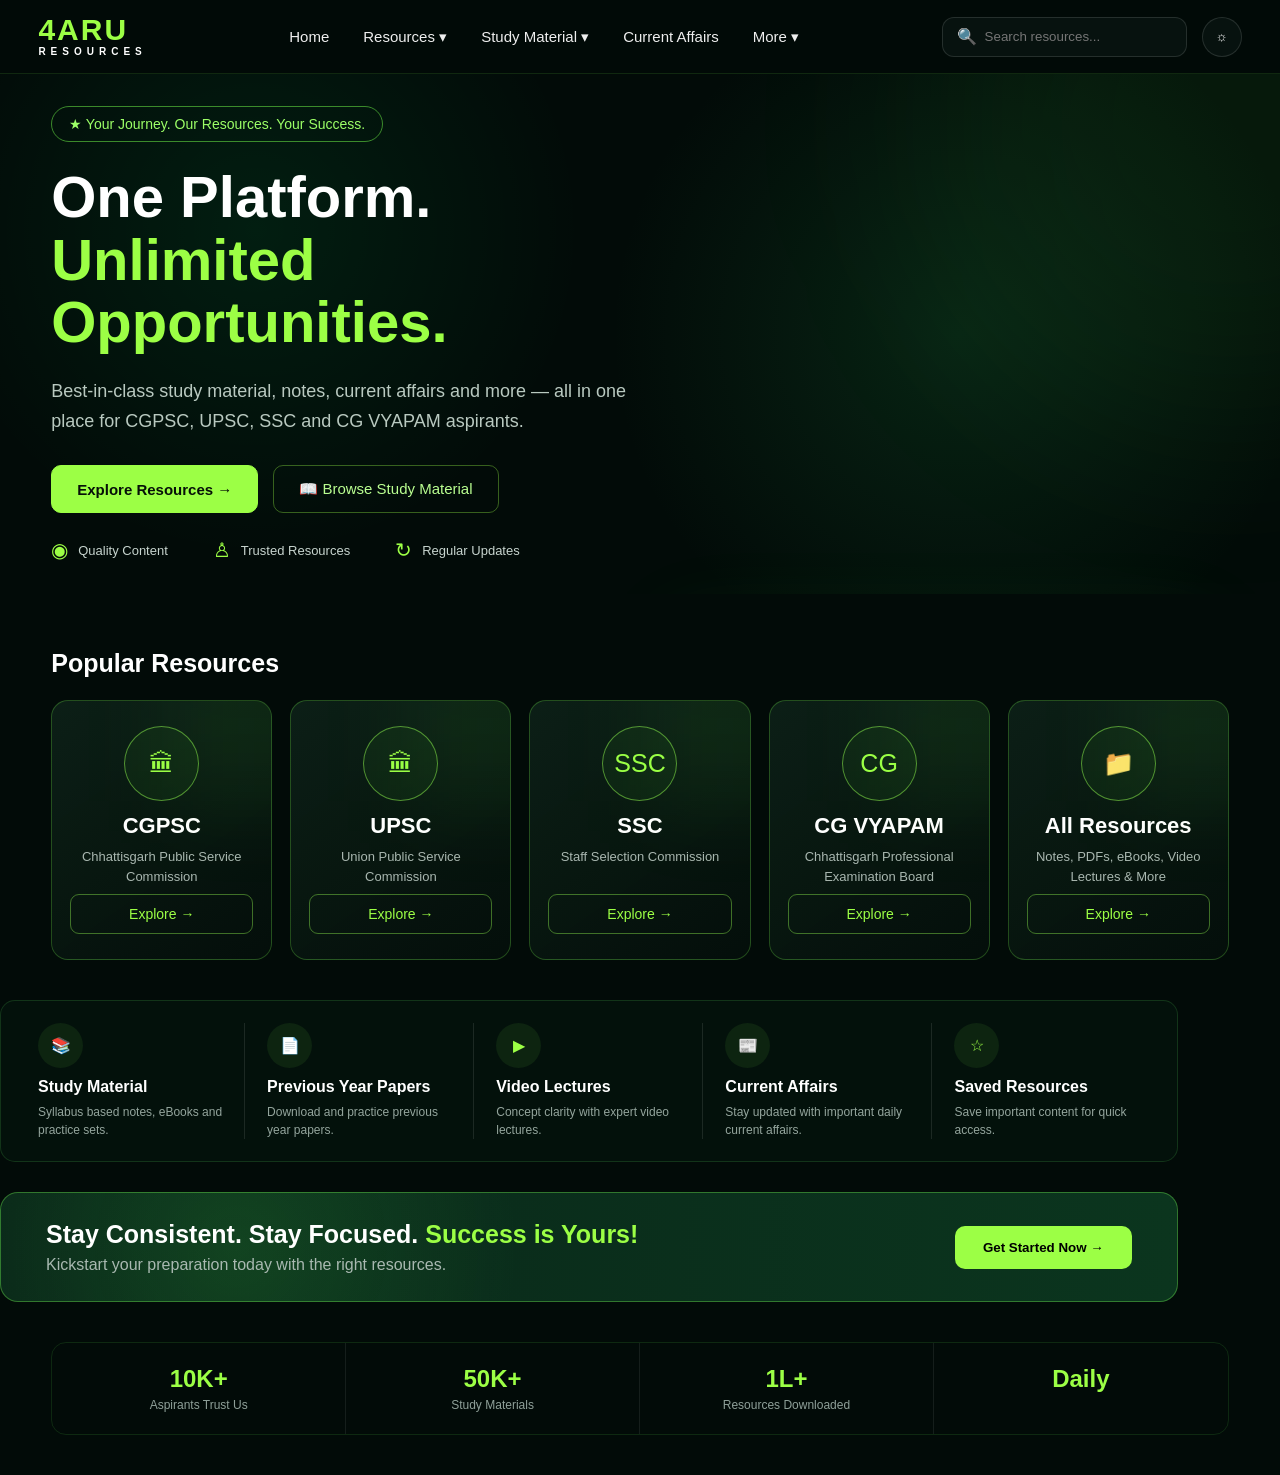
<file: index.html>
<!DOCTYPE html>
<html lang="en">
<head>
<meta charset="UTF-8">
<meta name="viewport" content="width=device-width, initial-scale=1.0">

<title>4ARU Resources | Exam Preparation</title>
<meta name="theme-color" content="#063b2a">
<meta name="mobile-web-app-capable" content="yes">
<meta name="apple-mobile-web-app-capable" content="yes">
<meta name="apple-mobile-web-app-status-bar-style" content="black-translucent">
<link rel="manifest" href="manifest.webmanifest">
<link rel="apple-touch-icon" href="icons/icon-192.png">
<link rel="stylesheet" href="css/style.css">
<style>
*{
    margin:0;
    padding:0;
    box-sizing:border-box;
}

html{
    scroll-behavior:smooth;
}

body{
    font-family:Arial, Helvetica, sans-serif;
    background:#020b08;
    color:#fff;
    overflow-x:hidden;
}

/* =========================
   GLOBAL
========================= */

:root{
    --green:#9cff45;
    --green2:#42e695;
    --dark:#020b08;
    --card:#071914;
    --border:rgba(126,255,75,.25);
    --text:#f4fff7;
    --muted:#a9b9b1;
}

.container{
    width:92%;
    max-width:1450px;
    margin:auto;
}

/* =========================
   NAVBAR
========================= */

.navbar{
    height:74px;
    display:flex;
    align-items:center;
    justify-content:space-between;
    padding:0 3%;
    background:rgba(2,11,8,.92);
    border-bottom:1px solid rgba(125,255,80,.12);
    position:sticky;
    top:0;
    z-index:1000;
    backdrop-filter:blur(15px);
}

.logo{
    font-size:30px;
    font-weight:900;
    letter-spacing:2px;
    color:var(--green);
    line-height:.8;
}

.logo span{
    display:block;
    font-size:10px;
    letter-spacing:5px;
    color:#fff;
    text-align:center;
    margin-top:6px;
}

.nav-links{
    display:flex;
    align-items:center;
    gap:34px;
}

.nav-links a{
    color:#eee;
    text-decoration:none;
    font-size:15px;
    transition:.3s;
}

.nav-links a:hover{
    color:var(--green);
}

.dropdown{
    position:relative;
}

.dropdown-content{
    position:absolute;
    top:30px;
    left:0;
    width:190px;
    background:#071611;
    border:1px solid var(--border);
    border-radius:12px;
    padding:10px;
    display:none;
    box-shadow:0 15px 50px rgba(0,0,0,.5);
}

.dropdown:hover .dropdown-content{
    display:block;
}

.dropdown-content a{
    display:block;
    padding:12px;
    border-radius:8px;
}

.dropdown-content a:hover{
    background:rgba(150,255,70,.1);
}

.nav-right{
    display:flex;
    align-items:center;
    gap:15px;
}

.search{
    width:245px;
    height:40px;
    border:1px solid rgba(255,255,255,.12);
    background:#07120f;
    border-radius:12px;
    display:flex;
    align-items:center;
    padding:0 14px;
}

.search input{
    background:none;
    border:0;
    outline:0;
    color:#fff;
    width:100%;
    margin-left:8px;
}

.theme{
    width:40px;
    height:40px;
    border-radius:50%;
    border:1px solid rgba(255,255,255,.12);
    background:#07120f;
    color:white;
    cursor:pointer;
}

.login-btn{
    display:inline-block;
    text-decoration:none;
    border:1px solid var(--green);
    background:transparent;
    color:var(--green);
    padding:11px 20px;
    border-radius:10px;
    cursor:pointer;
    font-weight:600;
    transition:.3s;
}

.login-btn:hover{
    background:var(--green);
    color:#07120f;
}

/* =========================
   HERO
========================= */

.hero{
    min-height:520px;
    display:flex;
    align-items:center;
    position:relative;
    overflow:hidden;
    background:
        radial-gradient(circle at 75% 50%,rgba(35,150,75,.18),transparent 35%),
        radial-gradient(circle at 20% 30%,rgba(0,255,120,.08),transparent 30%),
        #020b08;
}

.hero::before{
    content:"";
    position:absolute;
    width:600px;
    height:600px;
    right:-250px;
    top:-250px;
    background:rgba(90,255,70,.06);
    filter:blur(100px);
    border-radius:50%;
}

.hero-content{
    width:52%;
    position:relative;
    z-index:2;
}

.badge{
    display:inline-block;
    padding:9px 17px;
    border:1px solid rgba(116,255,74,.5);
    border-radius:30px;
    color:#9cff67;
    font-size:14px;
    margin-bottom:24px;
}

.hero h1{
    font-size:58px;
    line-height:1.08;
    margin-bottom:22px;
}

.hero h1 span{
    color:var(--green);
}

.hero p{
    max-width:650px;
    font-size:18px;
    line-height:1.7;
    color:#b9c9c0;
    margin-bottom:28px;
}

.hero-buttons{
    display:flex;
    gap:15px;
}

.primary-btn,
.secondary-btn{
    padding:14px 25px;
    border-radius:10px;
    font-size:15px;
    cursor:pointer;
    transition:.3s;
}

.primary-btn{
    background:var(--green);
    color:#061008;
    border:1px solid var(--green);
    font-weight:bold;
}

.primary-btn:hover{
    transform:translateY(-3px);
    box-shadow:0 10px 30px rgba(156,255,69,.25);
}

.secondary-btn{
    background:transparent;
    color:#baff91;
    border:1px solid rgba(156,255,69,.35);
}

.secondary-btn:hover{
    background:rgba(156,255,69,.08);
}

/* HERO VISUAL */

.hero-visual{
    position:absolute;
    right:3%;
    width:47%;
    height:430px;
    display:flex;
    justify-content:center;
    align-items:center;
}

.study-desk{
    width:560px;
    height:320px;
    position:relative;
    background:
        radial-gradient(circle at 50% 45%,rgba(86,255,90,.15),transparent 40%),
        linear-gradient(145deg,#0b251b,#020907);
    border:1px solid rgba(120,255,80,.18);
    border-radius:25px;
    box-shadow:0 0 80px rgba(60,255,80,.08);
}

.books{
    position:absolute;
    left:25px;
    bottom:35px;
    display:flex;
    flex-direction:column;
    gap:5px;
}

.book{
    width:230px;
    height:42px;
    border-radius:5px;
    border:1px solid rgba(180,255,100,.2);
    background:linear-gradient(90deg,#142b1d,#07140f);
    color:#d5ad3d;
    display:flex;
    align-items:center;
    padding-left:20px;
    font-size:13px;
    box-shadow:0 5px 15px rgba(0,0,0,.5);
}

.tablet{
    position:absolute;
    right:35px;
    bottom:28px;
    width:270px;
    height:190px;
    background:#030806;
    border:1px solid rgba(126,255,90,.4);
    border-radius:15px;
    transform:rotate(-3deg);
    box-shadow:0 0 35px rgba(90,255,80,.12);
    display:flex;
    align-items:center;
    justify-content:center;
}

.tablet-logo{
    text-align:center;
    color:var(--green);
    font-size:34px;
    font-weight:bold;
}

.tablet-logo small{
    display:block;
    color:white;
    font-size:9px;
    letter-spacing:5px;
}

/* =========================
   TRUST STRIP
========================= */

.trust{
    display:flex;
    gap:45px;
    margin-top:25px;
    color:#c7d4ce;
}

.trust-item{
    display:flex;
    gap:10px;
    align-items:center;
    font-size:13px;
}

.trust-icon{
    color:var(--green);
    font-size:20px;
}

/* =========================
   EXAM CARDS
========================= */

.exam-section{
    padding:55px 0 30px;
}

.section-title{
    font-size:25px;
    margin-bottom:22px;
}

.exam-grid{
    display:grid;
    grid-template-columns:repeat(5,1fr);
    gap:18px;
}

.exam-card{
    min-height:260px;
    padding:25px 18px;
    border-radius:17px;
    border:1px solid var(--border);
    background:
        linear-gradient(145deg,rgba(14,35,25,.85),rgba(4,15,11,.95));
    text-align:center;
    display:flex;
    flex-direction:column;
    justify-content:space-between;
    transition:.35s;
    position:relative;
    overflow:hidden;
}

.exam-card::before{
    content:"";
    position:absolute;
    width:150px;
    height:150px;
    background:rgba(100,255,80,.08);
    filter:blur(45px);
    top:-50px;
    right:-50px;
}

.exam-card:hover{
    transform:translateY(-8px);
    border-color:rgba(150,255,80,.55);
    box-shadow:0 15px 40px rgba(0,0,0,.35);
}

.exam-icon{
    width:75px;
    height:75px;
    margin:auto;
    border-radius:50%;
    border:1px solid rgba(150,255,80,.5);
    display:flex;
    align-items:center;
    justify-content:center;
    font-size:25px;
    color:var(--green);
    background:rgba(100,255,70,.05);
}

.exam-card h3{
    font-size:22px;
    margin-top:12px;
}

.exam-card p{
    color:#a9b7b0;
    font-size:13px;
    line-height:1.5;
    margin:8px 0;
}

.explore{
    display:block;
    padding:11px;
    border:1px solid rgba(150,255,80,.4);
    border-radius:9px;
    color:var(--green);
    text-decoration:none;
    font-size:14px;
    transition:.3s;
}

.explore:hover{
    background:rgba(150,255,80,.1);
}

/* =========================
   FEATURES
========================= */

.features{
    margin:10px 0 30px;
    padding:22px 15px;
    border:1px solid rgba(100,255,100,.15);
    border-radius:15px;
    background:rgba(5,20,14,.7);
    display:grid;
    grid-template-columns:repeat(5,1fr);
}

.feature{
    padding:0 22px;
    border-right:1px solid rgba(255,255,255,.1);
}

.feature:last-child{
    border:0;
}

.feature-icon{
    width:45px;
    height:45px;
    display:flex;
    justify-content:center;
    align-items:center;
    border-radius:50%;
    background:rgba(130,255,80,.08);
    color:var(--green);
    margin-bottom:10px;
}

.feature h4{
    margin-bottom:7px;
}

.feature p{
    color:#94a59d;
    font-size:12px;
    line-height:1.5;
}

/* =========================
   CTA
========================= */

.cta{
    margin:15px 0 40px;
    min-height:110px;
    border:1px solid rgba(120,255,80,.35);
    border-radius:18px;
    background:
        radial-gradient(circle at 20% 50%,rgba(80,255,80,.12),transparent 30%),
        linear-gradient(90deg,#092719,#0b351e);
    display:flex;
    align-items:center;
    justify-content:space-between;
    padding:25px 45px;
}

.cta h2{
    font-size:25px;
}

.cta h2 span{
    color:var(--green);
}

.cta p{
    color:#a9b9b1;
    margin-top:7px;
}

.cta button{
    padding:14px 28px;
    background:var(--green);
    border:0;
    border-radius:10px;
    font-weight:bold;
    cursor:pointer;
}

/* =========================
   STATS
========================= */

.stats{
    display:grid;
    grid-template-columns:repeat(4,1fr);
    border:1px solid rgba(100,255,80,.12);
    border-radius:15px;
    margin-bottom:40px;
}

.stat{
    text-align:center;
    padding:22px;
    border-right:1px solid rgba(255,255,255,.08);
}

.stat:last-child{
    border:0;
}

.stat h2{
    color:var(--green);
}

.stat p{
    color:#8fa099;
    font-size:12px;
    margin-top:5px;
}

/* =========================
   FOOTER
========================= */

footer{
    border-top:1px solid rgba(255,255,255,.08);
    padding:30px 5%;
    text-align:center;
    color:#718078;
    font-size:13px;
}

/* =========================
   MOBILE
========================= */

@media(max-width:1000px){

    .nav-links{
        display:none;
    }

    .search{
        display:none;
    }

    .hero{
        min-height:auto;
        padding:70px 0 30px;
    }

    .hero-content{
        width:100%;
    }

    .hero h1{
        font-size:42px;
    }

    .hero-visual{
        display:none;
    }

    .exam-grid{
        grid-template-columns:repeat(2,1fr);
    }

    .features{
        grid-template-columns:repeat(2,1fr);
        gap:20px;
    }

    .feature{
        border:0;
    }

    .stats{
        grid-template-columns:repeat(2,1fr);
    }

    .cta{
        flex-direction:column;
        align-items:flex-start;
        gap:20px;
    }
}

@media(max-width:600px){

    .navbar{
        padding:0 5%;
    }

    .logo{
        font-size:25px;
    }

    .login-btn{
        padding:9px 12px;
        font-size:12px;
    }

    .hero h1{
        font-size:36px;
    }

    .hero p{
        font-size:15px;
    }

    .hero-buttons{
        flex-direction:column;
    }

    .trust{
        flex-direction:column;
        gap:12px;
    }

    .exam-grid{
        grid-template-columns:1fr;
    }

    .features{
        grid-template-columns:1fr;
    }

    .stats{
        grid-template-columns:1fr;
    }

    .stat{
        border-right:0;
        border-bottom:1px solid rgba(255,255,255,.08);
    }

    .cta{
        padding:25px;
    }

    .cta h2{
        font-size:21px;
    }
}
</style>
</head>

<body>

<!-- =========================
     NAVBAR
========================= -->

<header class="navbar">

    <div class="logo">
        4ARU
        <span>RESOURCES</span>
    </div>

    <nav class="nav-links">

        <a href="#">Home</a>

        <div class="dropdown">
            <a href="javascript:void(0)">Resources ▾</a>
            <div class="dropdown-content">
                <a href="cgpsc.html">CGPSC</a>
                <a href="upsc.html">UPSC</a>
                <a href="ssc.html">SSC</a>
                <a href="cgvyapam.html">CG VYAPAM</a>
            </div>
        </div>

        <div class="dropdown">
            <a href="#">Study Material ▾</a>
            <div class="dropdown-content">
                <a href="#">Notes</a>
                <a href="#">PDFs</a>
                <a href="#">Books</a>
                <a href="#">Previous Year Papers</a>
            </div>
        </div>

        <a href="#">Current Affairs</a>

        <div class="dropdown">
            <a href="#">More ▾</a>
            <div class="dropdown-content">
                <a href="#">About</a>
                <a href="#">Contact</a>
                <a href="#">Help</a>
            </div>
        </div>

    </nav>

    <div class="nav-right">

        <div class="search">
            🔍
            <input type="text" placeholder="Search resources...">
        </div>

        <button class="theme" onclick="toggleTheme()">☼</button>

    </div>

</header>


<!-- =========================
     HERO
========================= -->

<section class="hero">

    <div class="container">

        <div class="hero-content">

            <div class="badge">
                ★ Your Journey. Our Resources. Your Success.
            </div>

            <h1>
                One Platform.<br>
                <span>Unlimited Opportunities.</span>
            </h1>

            <p>
                Best-in-class study material, notes, current affairs and more —
                all in one place for CGPSC, UPSC, SSC and CG VYAPAM aspirants.
            </p>

            <div class="hero-buttons">

                <button class="primary-btn">
                    Explore Resources →
                </button>

                <button class="secondary-btn">
                    📖 Browse Study Material
                </button>

            </div>

            <div class="trust">

                <div class="trust-item">
                    <span class="trust-icon">◉</span>
                    Quality Content
                </div>

                <div class="trust-item">
                    <span class="trust-icon">♙</span>
                    Trusted Resources
                </div>

                <div class="trust-item">
                    <span class="trust-icon">↻</span>
                    Regular Updates
                </div>

            </div>

        </div>


        <!-- RIGHT HERO VISUAL -->

        <div class="hero-visual">

            <div class="study-desk">

                <div class="books">

                    <div class="book">
                        STUDY MATERIAL
                    </div>

                    <div class="book">
                        CURRENT AFFAIRS
                    </div>

                    <div class="book">
                        PREVIOUS YEAR PAPERS
                    </div>

                    <div class="book">
                        NOTES & PDFs
                    </div>

                </div>

                <div class="tablet">

                    <div class="tablet-logo">
                        4ARU
                        <small>RESOURCES</small>
                    </div>

                </div>

            </div>

        </div>

    </div>

</section>


<!-- =========================
     EXAM SECTION
========================= -->

<section class="exam-section container" id="exams">

    <h2 class="section-title">
        Popular Resources
    </h2>

    <div class="exam-grid">

        <!-- CGPSC -->

        <div class="exam-card">

            <div>

                <div class="exam-icon">
                    🏛
                </div>

                <h3>CGPSC</h3>

                <p>
                    Chhattisgarh Public Service Commission
                </p>

            </div>

            <a href="cgpsc.html" class="explore">
                Explore →
            </a>

        </div>


        <!-- UPSC -->

        <div class="exam-card">

            <div>

                <div class="exam-icon">
                    🏛
                </div>

                <h3>UPSC</h3>

                <p>
                    Union Public Service Commission
                </p>

            </div>

            <a href="upsc.html" class="explore">
                Explore →
            </a>

        </div>


        <!-- SSC -->

        <div class="exam-card">

            <div>

                <div class="exam-icon">
                    SSC
                </div>

                <h3>SSC</h3>

                <p>
                    Staff Selection Commission
                </p>

            </div>

            <a href="ssc.html" class="explore">
                Explore →
            </a>

        </div>


        <!-- CG VYAPAM -->

        <div class="exam-card">

            <div>

                <div class="exam-icon">
                    CG
                </div>

                <h3>CG VYAPAM</h3>

                <p>
                    Chhattisgarh Professional Examination Board
                </p>

            </div>

            <a href="cgvyapam.html" class="explore">
                Explore →
            </a>

        </div>


        <!-- ALL RESOURCES -->

        <div class="exam-card">

            <div>

                <div class="exam-icon">
                    📁
                </div>

                <h3>All Resources</h3>

                <p>
                    Notes, PDFs, eBooks, Video Lectures & More
                </p>

            </div>

            <a href="#" class="explore">
                Explore →
            </a>

        </div>

    </div>

</section>


<!-- =========================
     FEATURES
========================= -->

<section class="features container">

    <div class="feature">

        <div class="feature-icon">
            📚
        </div>

        <h4>Study Material</h4>

        <p>
            Syllabus based notes, eBooks and practice sets.
        </p>

    </div>


    <div class="feature">

        <div class="feature-icon">
            📄
        </div>

        <h4>Previous Year Papers</h4>

        <p>
            Download and practice previous year papers.
        </p>

    </div>


    <div class="feature">

        <div class="feature-icon">
            ▶
        </div>

        <h4>Video Lectures</h4>

        <p>
            Concept clarity with expert video lectures.
        </p>

    </div>


    <div class="feature">

        <div class="feature-icon">
            📰
        </div>

        <h4>Current Affairs</h4>

        <p>
            Stay updated with important daily current affairs.
        </p>

    </div>


    <div class="feature">

        <div class="feature-icon">
            ☆
        </div>

        <h4>Saved Resources</h4>

        <p>
            Save important content for quick access.
        </p>

    </div>

</section>


<!-- =========================
     CTA
========================= -->

<section class="cta container">

    <div>

        <h2>
            Stay Consistent. Stay Focused.
            <span>Success is Yours!</span>
        </h2>

        <p>
            Kickstart your preparation today with the right resources.
        </p>

    </div>

    <button>
        Get Started Now →
    </button>

</section>


<!-- =========================
     STATS
========================= -->

<section class="stats container">

    <div class="stat">

        <h2>10K+</h2>

        <p>
            Aspirants Trust Us
        </p>

    </div>


    <div class="stat">

        <h2>50K+</h2>

        <p>
            Study Materials
        </p>

    </div>


    <div class="stat">

        <h2>1L+</h2>

        <p>
            Resources Downloaded
        </p>

    </div>


    <div class="stat">

        <h2>Daily</h2>

<script src="js/pwa.js"></script>
</file>
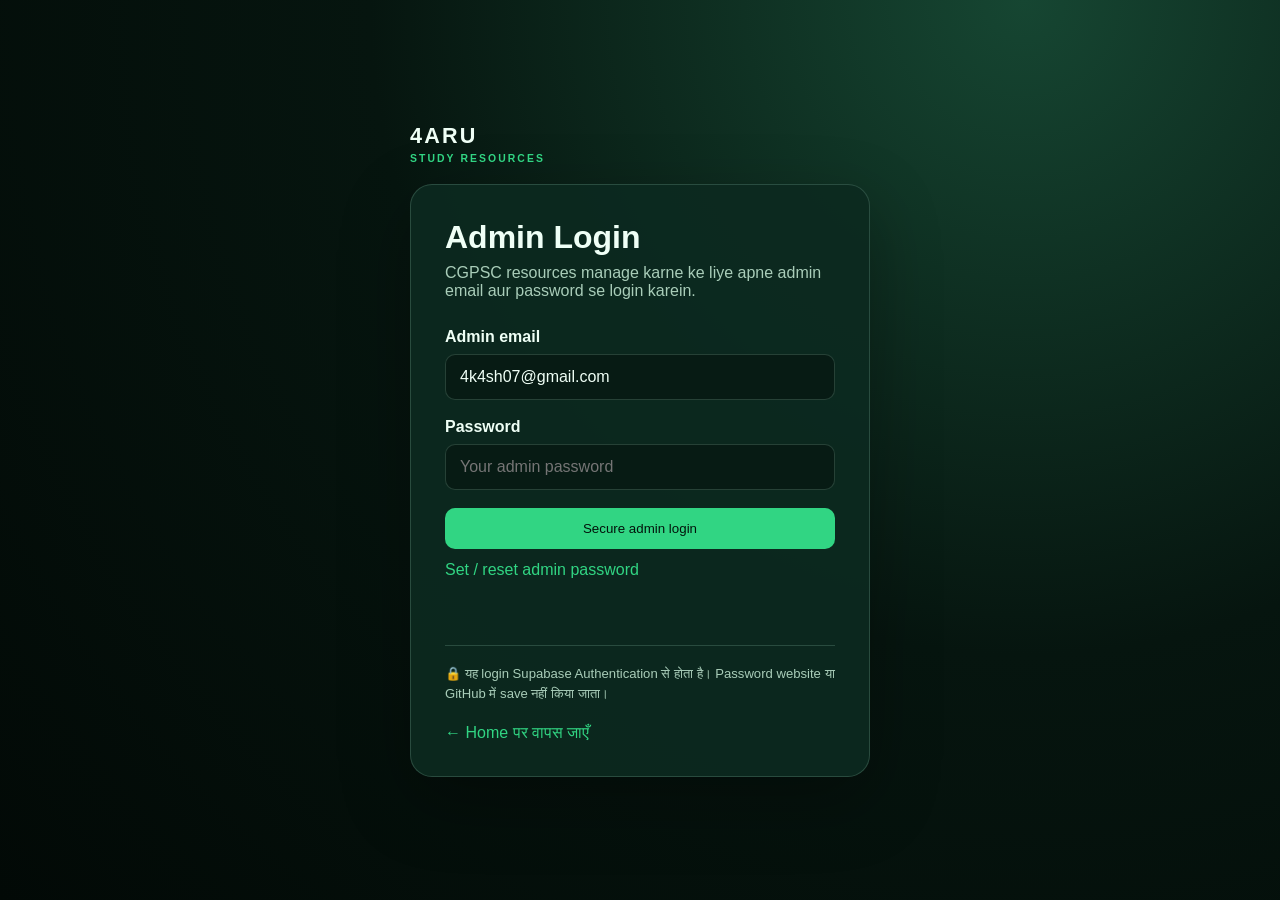
<file: cgpsc-admin.html>
<!doctype html><html lang="en"><head><meta charset="utf-8"><meta name="viewport" content="width=device-width,initial-scale=1"><title>4ARU Admin | CGPSC Resources</title><link rel="stylesheet" href="css/resource-portal.css"></head><body>
<div id="access-denied" class="hidden"><section class="access-card"><h1>Admin access only</h1><p>This dashboard is restricted to the authorised 4ARU administrator.</p><a class="button" href="login.html">Go to secure login</a></section></div>
<div id="dashboard" class="dashboard hidden"><aside class="side"><div class="brand"><i>4ARU</i> STUDY<br><small>ADMIN CONSOLE</small></div><div class="side-label">MANAGEMENT</div><a class="nav-item active" data-view="overview">▦ &nbsp; Overview</a><a class="nav-item" data-view="materials">▤ &nbsp; CGPSC Materials</a><div class="side-label">QUICK LINKS</div><a class="nav-item" href="cgpsc.html">↗ &nbsp; View public CGPSC page</a><a class="nav-item" href="index.html">⌂ &nbsp; Website home</a><div class="side-footer"><strong>4ARU Administrator</strong><span id="admin-email">Authenticated</span></div></aside><main class="main"><header class="topbar"><strong>4ARU Study Resources</strong><span class="admin-badge">ADMIN ACCESS</span></header><section class="content">
<div id="overview-view" class="view"><div class="title-row"><div><div class="eyebrow">DASHBOARD</div><h1>Overview</h1><p class="subtitle">Manage your CGPSC study resources from one place.</p></div><button class="button" data-open-modal>＋ Add resource</button></div><div class="stats"><article class="stat"><small>Total resources</small><strong id="stat-total">0</strong></article><article class="stat green"><small>Active resources</small><strong id="stat-active">0</strong></article><article class="stat red"><small>PDF materials</small><strong id="stat-pdf">0</strong></article><article class="stat blue"><small>External links</small><strong id="stat-links">0</strong></article></div><div class="overview-grid"><section class="card"><h2>Quick actions</h2><p>Add a new previous paper, PDF, Google Drive link, study note or current-affairs resource.</p><div class="quick"><button data-open-modal>Add material<small>Publish a new resource</small></button><button data-view-target="materials">Manage materials<small>Search or delete resources</small></button></div></section><section class="card"><h2>Publishing workflow</h2><p>Every resource you add here is published to the CGPSC page automatically. Public visitors can only view and open links.</p></section></div></div>
<div id="materials-view" class="view hidden"><div class="title-row"><div><div class="eyebrow">CONTENT DESK</div><h1>CGPSC Materials</h1><p class="subtitle">Upload links and manage public study resources.</p></div><button class="button" data-open-modal>＋ Add resource</button></div><div class="tabs"><button class="tab active">Materials</button><button class="tab">Previous Papers</button><button class="tab">Study Material</button></div><div class="filters"><input id="resource-search" type="search" placeholder="⌕ Search materials..." aria-label="Search materials"><button id="refresh-resources" class="button secondary">↻ Refresh</button></div><div class="table-wrap"><table><thead><tr><th>Material</th><th>Type</th><th>Published</th><th>Status</th><th>Actions</th></tr></thead><tbody id="resource-list"></tbody></table></div></div>
</section></main></div>
<div id="resource-modal" class="modal hidden"><div class="modal-box"><div class="modal-head"><h2>Add CGPSC resource</h2><button class="close" data-close-modal aria-label="Close">×</button></div><form id="resource-form" class="admin-form"><div><label for="icon">Icon</label><input id="icon" name="icon" value="📘" maxlength="4"></div><div><label for="title">Resource title</label><input id="title" name="title" placeholder="CGPSC Prelims 2024 Paper" required></div><div class="full"><label for="description">Short description</label><textarea id="description" name="description" placeholder="What will students get from this resource?" required></textarea></div><div class="full"><label for="url">PDF / Drive / website URL</label><input id="url" name="url" type="url" placeholder="https://drive.google.com/..." required></div><div class="full form-actions"><span id="admin-status" class="admin-status" role="status"></span><div><button type="button" class="button secondary" data-close-modal>Cancel</button> <button class="button" type="submit">Publish resource</button></div></div></form></div></div>
<script src="js/supabase-config.js"></script><script src="js/cgpsc-resources.js?v=20260813-1" defer></script></body></html>
</file>
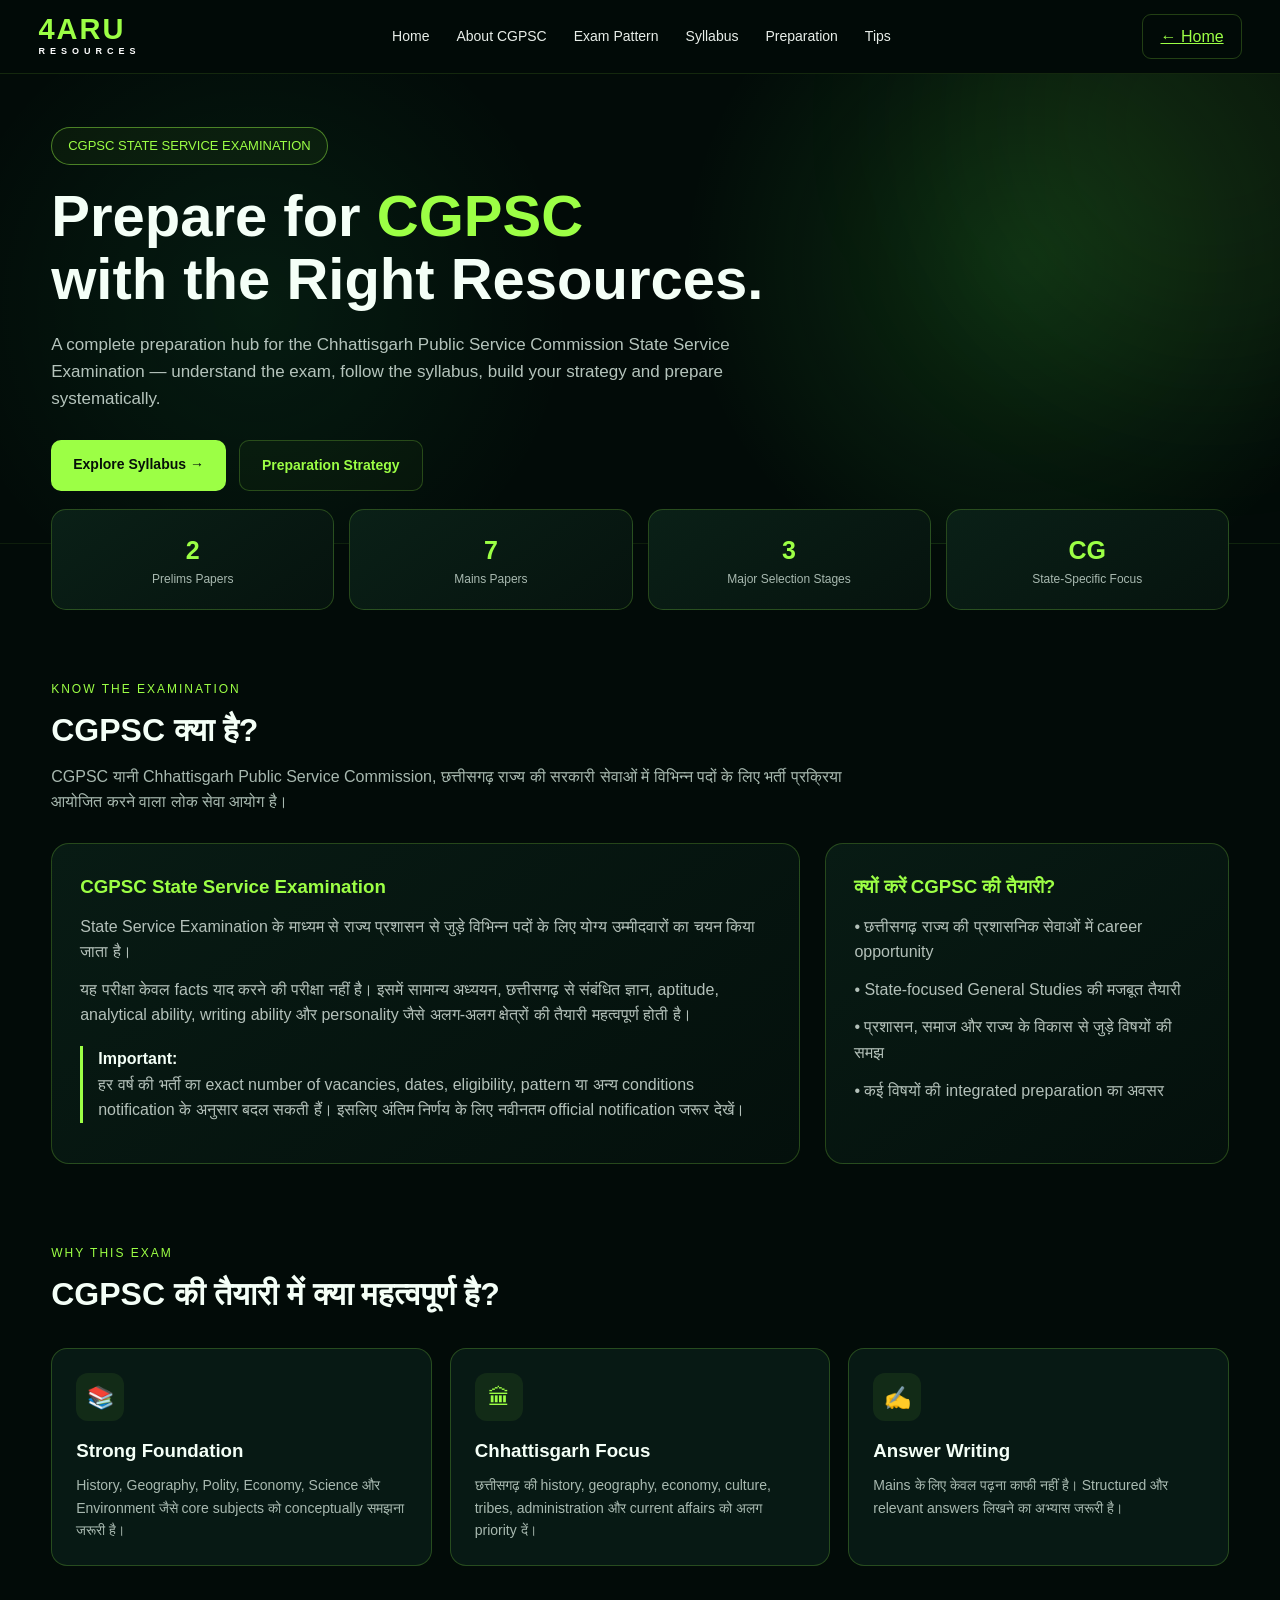
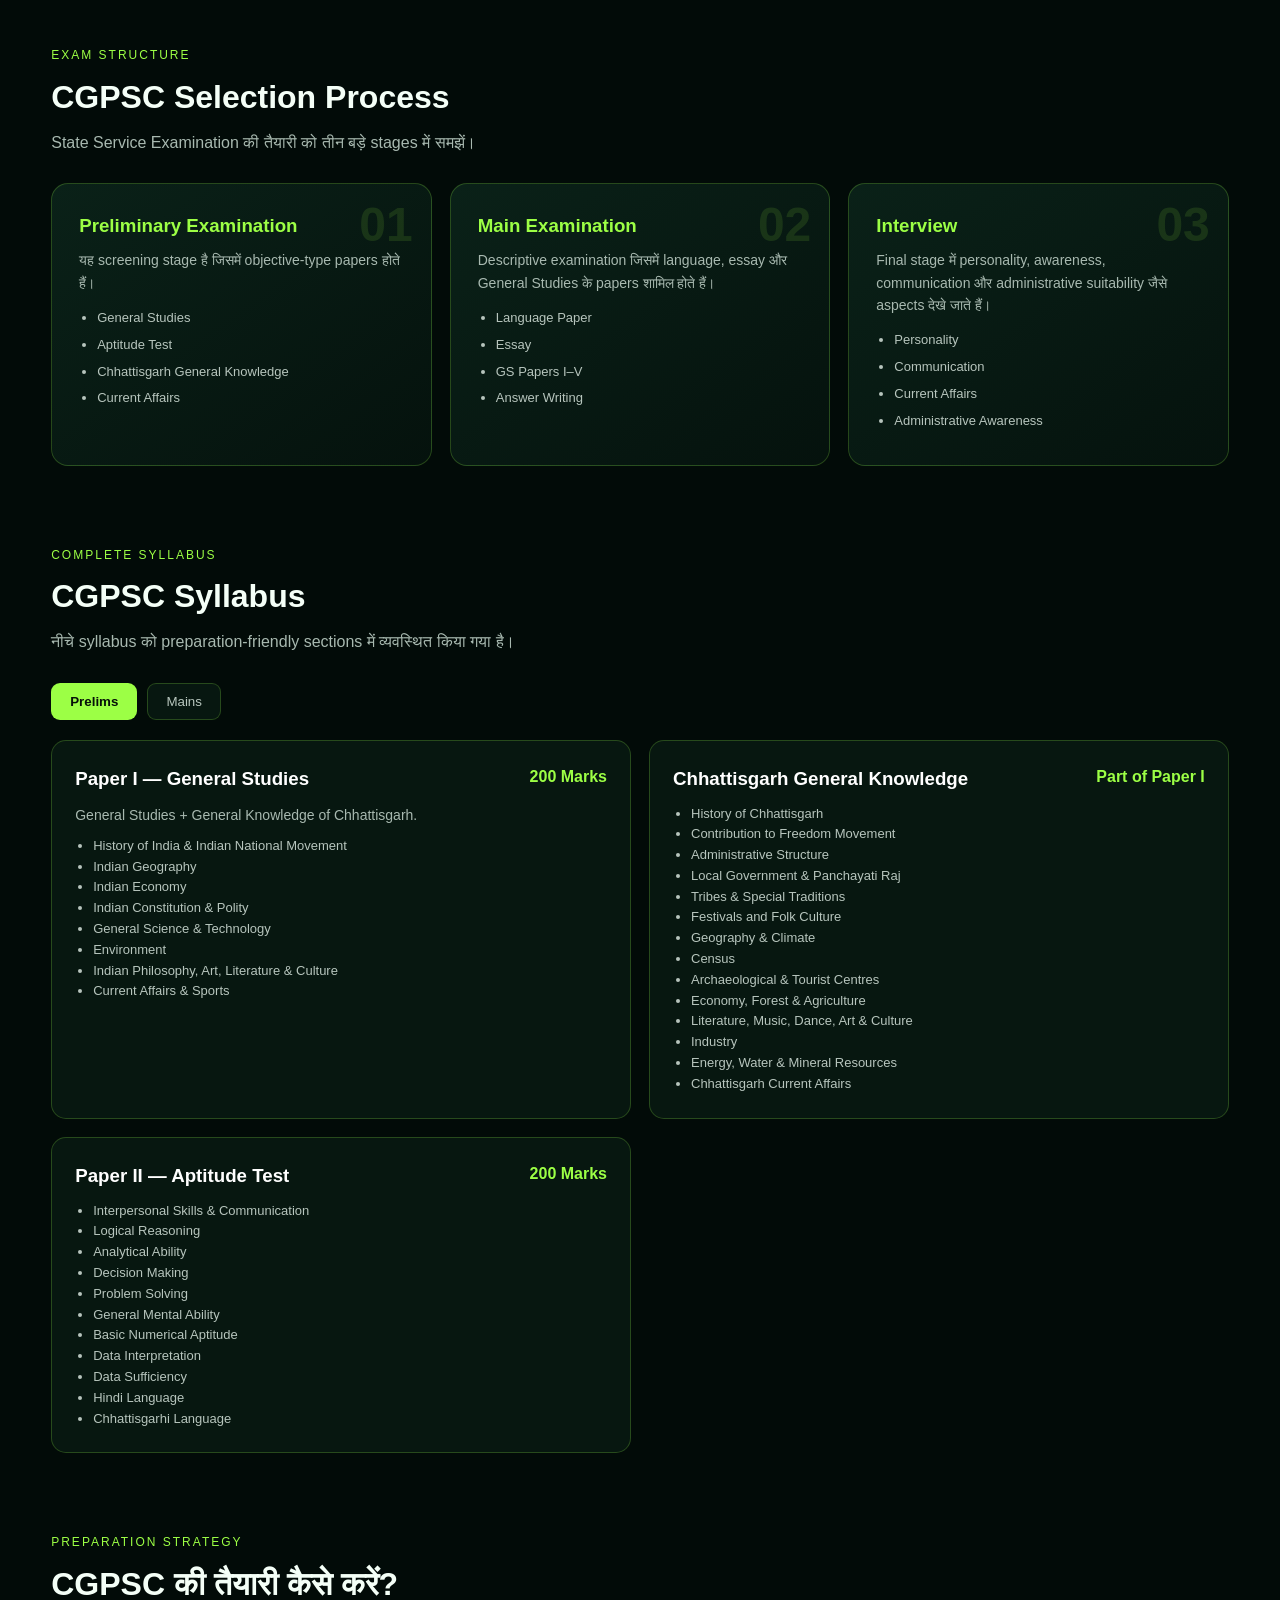
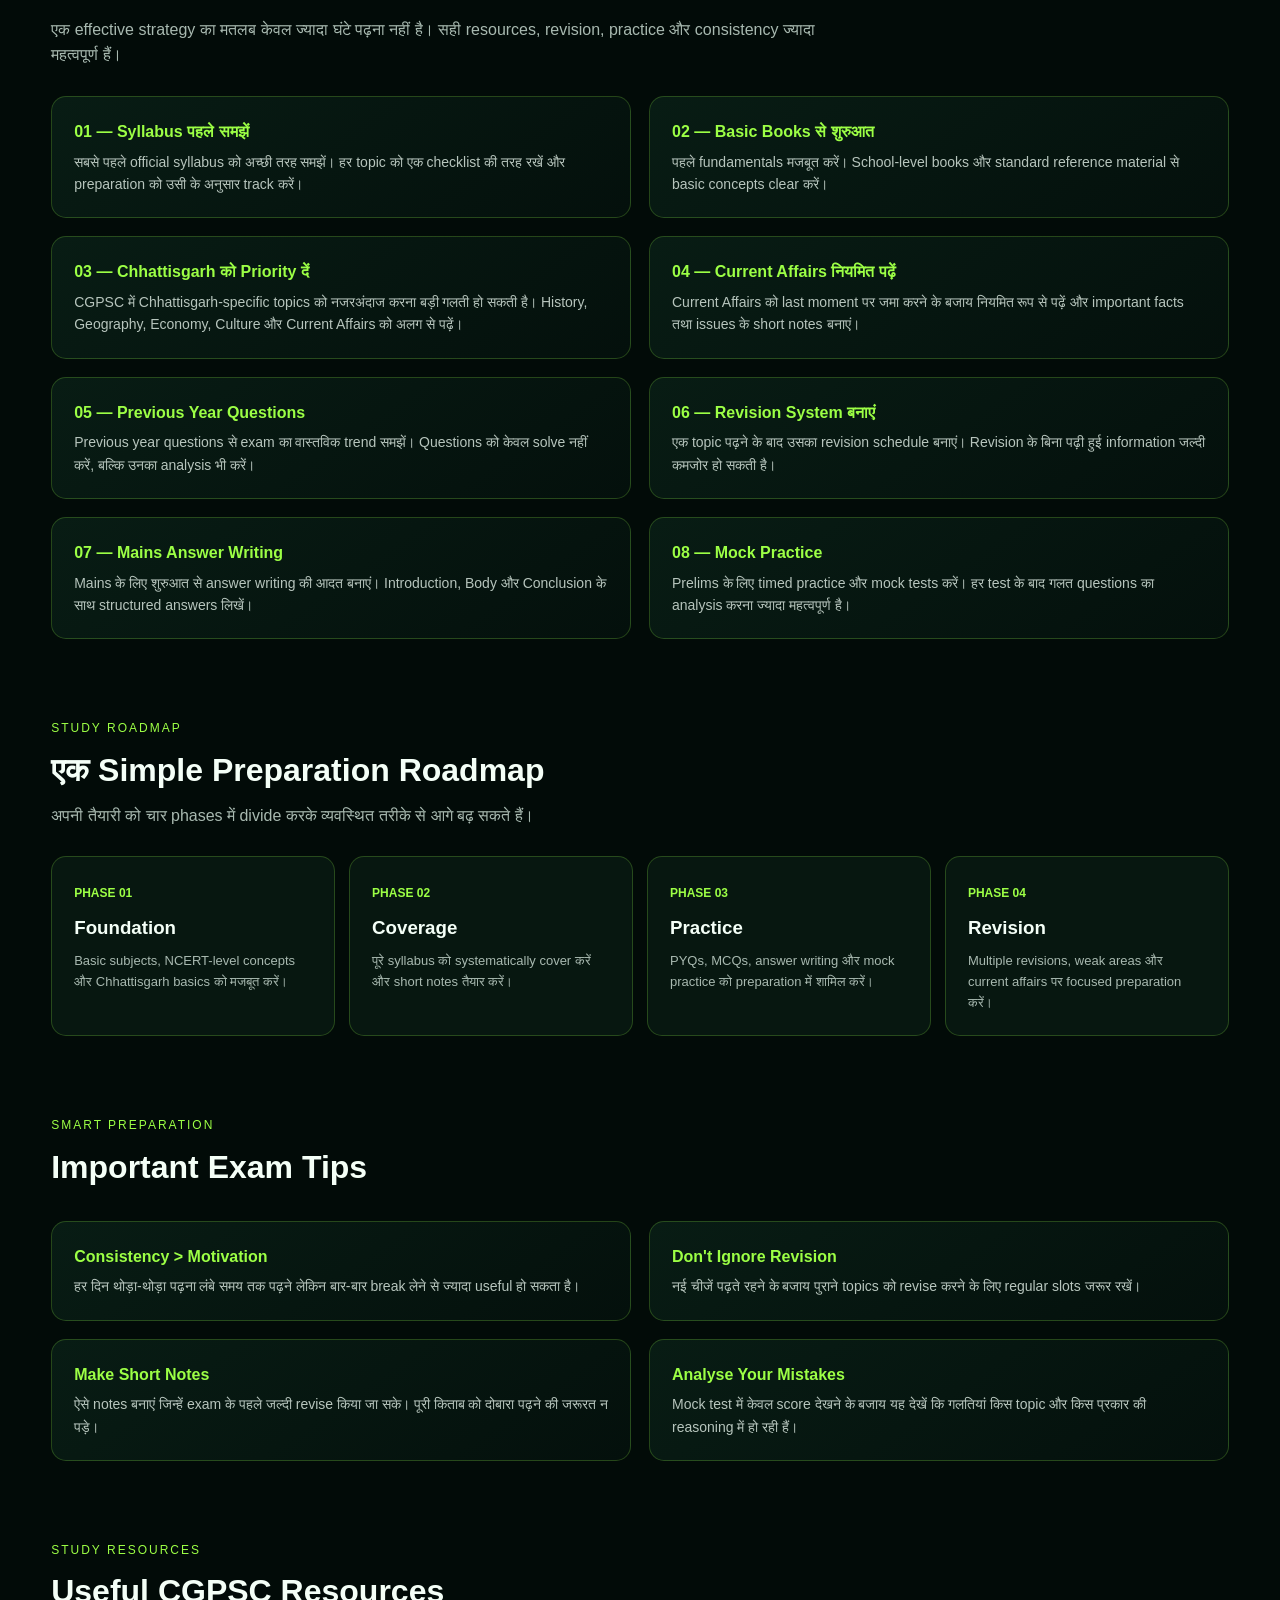
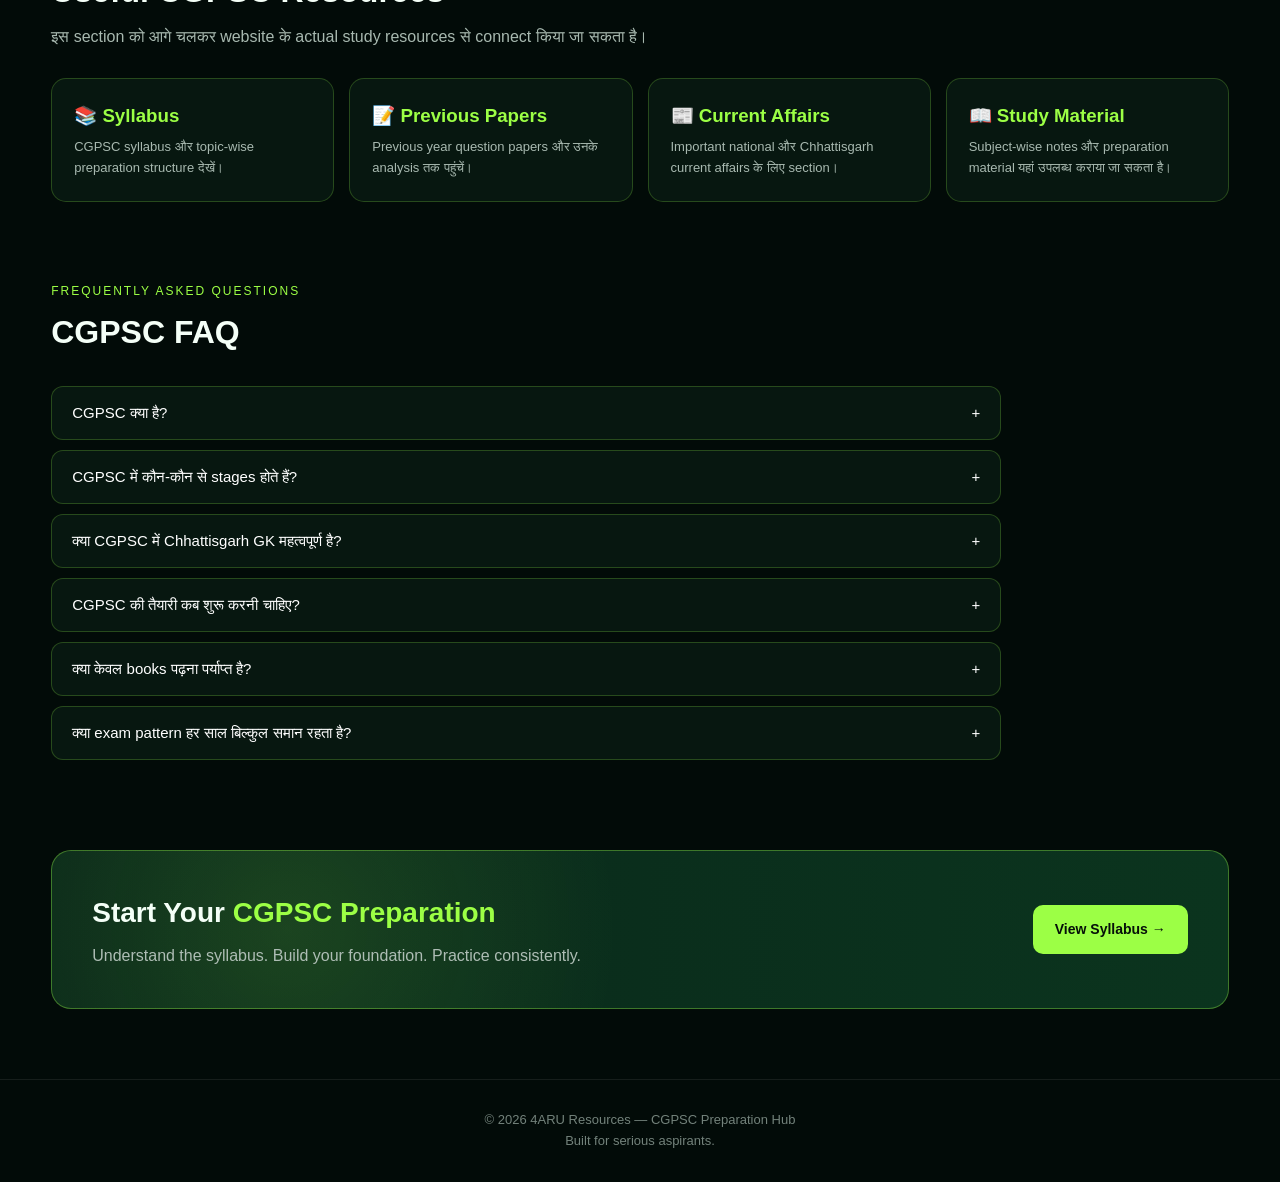
<file: CGPSC.html>
<!DOCTYPE html>
<html lang="en">
<head>
<meta charset="UTF-8">
<meta name="viewport" content="width=device-width, initial-scale=1.0">

<title>CGPSC Preparation | 4ARU Resources</title>

<style>
*{
    margin:0;
    padding:0;
    box-sizing:border-box;
}

html{
    scroll-behavior:smooth;
}

body{
    font-family:Arial,Helvetica,sans-serif;
    background:#020b08;
    color:#f4fff7;
    line-height:1.6;
}

:root{
    --green:#9cff45;
    --green2:#42e695;
    --dark:#020b08;
    --card:#071914;
    --card2:#0a2118;
    --border:rgba(156,255,69,.22);
    --muted:#a8b9b0;
}

.container{
    width:92%;
    max-width:1400px;
    margin:auto;
}

/* NAVBAR */

.navbar{
    height:74px;
    display:flex;
    align-items:center;
    justify-content:space-between;
    padding:0 3%;
    background:rgba(2,11,8,.94);
    border-bottom:1px solid rgba(156,255,69,.12);
    position:sticky;
    top:0;
    z-index:999;
    backdrop-filter:blur(16px);
}

.logo{
    font-size:29px;
    font-weight:900;
    letter-spacing:2px;
    color:var(--green);
    line-height:.8;
}

.logo span{
    display:block;
    font-size:9px;
    letter-spacing:5px;
    color:#fff;
    text-align:center;
    margin-top:7px;
}

.nav-links{
    display:flex;
    gap:27px;
    align-items:center;
}

.nav-links a{
    text-decoration:none;
    color:#e8eee9;
    font-size:14px;
    transition:.3s;
}

.nav-links a:hover{
    color:var(--green);
}

.back-btn{
    padding:9px 17px;
    border:1px solid var(--border);
    border-radius:9px;
    color:var(--green)!important;
}

/* HERO */

.hero{
    min-height:470px;
    display:flex;
    align-items:center;
    position:relative;
    overflow:hidden;
    background:
        radial-gradient(circle at 80% 40%,rgba(72,255,80,.14),transparent 32%),
        radial-gradient(circle at 20% 50%,rgba(50,255,130,.07),transparent 30%);
    border-bottom:1px solid rgba(156,255,69,.08);
}

.hero::after{
    content:"";
    position:absolute;
    width:500px;
    height:500px;
    right:-180px;
    top:-200px;
    border-radius:50%;
    background:rgba(156,255,69,.06);
    filter:blur(90px);
}

.hero-content{
    position:relative;
    z-index:2;
    max-width:850px;
}

.badge{
    display:inline-block;
    border:1px solid rgba(156,255,69,.45);
    background:rgba(156,255,69,.05);
    color:var(--green);
    padding:8px 16px;
    border-radius:30px;
    font-size:13px;
    margin-bottom:20px;
}

.hero h1{
    font-size:58px;
    line-height:1.08;
    margin-bottom:20px;
}

.hero h1 span{
    color:var(--green);
}

.hero p{
    color:#b5c4bc;
    font-size:17px;
    max-width:760px;
    margin-bottom:28px;
}

.hero-buttons{
    display:flex;
    gap:13px;
    flex-wrap:wrap;
}

.btn{
    padding:13px 22px;
    border-radius:10px;
    text-decoration:none;
    display:inline-block;
    font-weight:600;
    font-size:14px;
    transition:.3s;
}

.btn-primary{
    background:var(--green);
    color:#061009;
}

.btn-primary:hover{
    transform:translateY(-3px);
    box-shadow:0 10px 30px rgba(156,255,69,.2);
}

.btn-secondary{
    border:1px solid var(--border);
    color:var(--green);
    background:rgba(156,255,69,.03);
}

.btn-secondary:hover{
    background:rgba(156,255,69,.1);
}

/* QUICK STATS */

.quick-stats{
    display:grid;
    grid-template-columns:repeat(4,1fr);
    gap:15px;
    margin-top:-35px;
    position:relative;
    z-index:5;
}

.quick-card{
    background:linear-gradient(145deg,#0a2017,#06130e);
    border:1px solid var(--border);
    border-radius:15px;
    padding:20px;
    text-align:center;
}

.quick-card h3{
    color:var(--green);
    font-size:25px;
}

.quick-card p{
    color:var(--muted);
    font-size:12px;
}

/* SECTIONS */

section.content{
    padding:70px 0 10px;
}

.section-head{
    margin-bottom:28px;
}

.section-head .tag{
    color:var(--green);
    font-size:12px;
    text-transform:uppercase;
    letter-spacing:2px;
    margin-bottom:6px;
}

.section-head h2{
    font-size:32px;
}

.section-head p{
    color:var(--muted);
    max-width:800px;
    margin-top:7px;
}

/* ABOUT */

.about-grid{
    display:grid;
    grid-template-columns:1.3fr .7fr;
    gap:25px;
}

.panel{
    background:linear-gradient(145deg,#081b14,#04100c);
    border:1px solid var(--border);
    border-radius:18px;
    padding:28px;
}

.panel h3{
    color:var(--green);
    margin-bottom:12px;
}

.panel p{
    color:#b4c1ba;
    margin-bottom:12px;
}

.highlight{
    border-left:3px solid var(--green);
    padding-left:15px;
    margin-top:18px;
}

/* WHY */

.why-grid{
    display:grid;
    grid-template-columns:repeat(3,1fr);
    gap:18px;
}

.why-card{
    background:var(--card);
    border:1px solid var(--border);
    border-radius:16px;
    padding:24px;
    transition:.3s;
}

.why-card:hover{
    transform:translateY(-5px);
    border-color:rgba(156,255,69,.5);
}

.icon{
    width:48px;
    height:48px;
    border-radius:12px;
    display:flex;
    align-items:center;
    justify-content:center;
    background:rgba(156,255,69,.08);
    color:var(--green);
    font-size:22px;
    margin-bottom:15px;
}

.why-card h3{
    margin-bottom:8px;
}

.why-card p{
    color:var(--muted);
    font-size:14px;
}

/* EXAM STAGES */

.stage-grid{
    display:grid;
    grid-template-columns:repeat(3,1fr);
    gap:18px;
}

.stage{
    padding:27px;
    border-radius:17px;
    border:1px solid var(--border);
    background:linear-gradient(145deg,#0a2118,#05120d);
    position:relative;
    overflow:hidden;
}

.stage-number{
    font-size:48px;
    font-weight:900;
    color:rgba(156,255,69,.12);
    position:absolute;
    right:18px;
    top:3px;
}

.stage h3{
    color:var(--green);
    margin-bottom:8px;
}

.stage p{
    color:var(--muted);
    font-size:14px;
}

.stage ul{
    margin-top:14px;
    padding-left:18px;
    color:#b7c5bd;
    font-size:13px;
}

.stage li{
    margin:6px 0;
}

/* SYLLABUS */

.syllabus-tabs{
    display:flex;
    gap:10px;
    margin-bottom:20px;
    flex-wrap:wrap;
}

.tab{
    background:#071710;
    border:1px solid var(--border);
    color:#b8c7be;
    padding:10px 18px;
    border-radius:9px;
    cursor:pointer;
}

.tab.active{
    background:var(--green);
    color:#061009;
    font-weight:bold;
}

.tab-content{
    display:none;
}

.tab-content.active{
    display:block;
}

.syllabus-grid{
    display:grid;
    grid-template-columns:repeat(2,1fr);
    gap:18px;
}

.subject{
    background:var(--card);
    border:1px solid var(--border);
    border-radius:15px;
    padding:23px;
}

.subject h3{
    color:var(--green);
    margin-bottom:10px;
}

.subject ul{
    padding-left:19px;
    color:#b7c5bd;
    font-size:14px;
}

.subject li{
    margin:6px 0;
}

/* PAPER CARDS */

.paper-grid{
    display:grid;
    grid-template-columns:repeat(2,1fr);
    gap:18px;
}

.paper{
    border:1px solid var(--border);
    background:#071710;
    border-radius:15px;
    padding:23px;
}

.paper-title{
    display:flex;
    justify-content:space-between;
    gap:10px;
    margin-bottom:10px;
}

.paper-title h3{
    color:#fff;
}

.marks{
    color:var(--green);
    font-weight:bold;
    white-space:nowrap;
}

.paper p{
    color:var(--muted);
    font-size:14px;
}

.paper ul{
    margin-top:10px;
    padding-left:18px;
    color:#b7c5bd;
    font-size:13px;
}

/* TIPS */

.tips-grid{
    display:grid;
    grid-template-columns:repeat(2,1fr);
    gap:18px;
}

.tip{
    padding:22px;
    background:linear-gradient(145deg,#081c14,#04100c);
    border:1px solid var(--border);
    border-radius:15px;
}

.tip strong{
    color:var(--green);
}

.tip p{
    color:#b7c5bd;
    font-size:14px;
    margin-top:6px;
}

/* ROADMAP */

.roadmap{
    display:grid;
    grid-template-columns:repeat(4,1fr);
    gap:14px;
}

.road{
    border:1px solid var(--border);
    border-radius:15px;
    padding:22px;
    background:#071710;
}

.road span{
    color:var(--green);
    font-size:12px;
    font-weight:bold;
}

.road h3{
    margin:8px 0;
}

.road p{
    color:var(--muted);
    font-size:13px;
}

/* RESOURCES */

.resource-grid{
    display:grid;
    grid-template-columns:repeat(4,1fr);
    gap:15px;
}

.resource{
    padding:22px;
    border:1px solid var(--border);
    border-radius:15px;
    background:#071710;
    text-decoration:none;
    color:white;
    transition:.3s;
}

.resource:hover{
    transform:translateY(-5px);
    border-color:rgba(156,255,69,.5);
}

.resource h3{
    color:var(--green);
    margin-bottom:6px;
}

.resource p{
    color:var(--muted);
    font-size:13px;
}

/* FAQ */

.faq{
    max-width:950px;
}

.faq-item{
    border:1px solid var(--border);
    background:#071710;
    border-radius:12px;
    margin-bottom:10px;
    overflow:hidden;
}

.faq-question{
    width:100%;
    padding:17px 20px;
    background:none;
    border:0;
    color:#fff;
    text-align:left;
    cursor:pointer;
    display:flex;
    justify-content:space-between;
    font-size:15px;
}

.faq-answer{
    display:none;
    padding:0 20px 18px;
    color:var(--muted);
    font-size:14px;
}

.faq-item.open .faq-answer{
    display:block;
}

/* CTA */

.cta{
    margin:70px auto;
    padding:40px;
    border:1px solid rgba(156,255,69,.35);
    border-radius:20px;
    background:
        radial-gradient(circle at 20% 50%,rgba(156,255,69,.12),transparent 35%),
        linear-gradient(90deg,#09281a,#0b341e);
    display:flex;
    align-items:center;
    justify-content:space-between;
    gap:25px;
}

.cta h2{
    font-size:28px;
}

.cta h2 span{
    color:var(--green);
}

.cta p{
    color:#aebdb5;
    margin-top:7px;
}

/* FOOTER */

footer{
    border-top:1px solid rgba(255,255,255,.08);
    padding:30px;
    text-align:center;
    color:#73827b;
    font-size:13px;
}

/* MOBILE */

@media(max-width:1000px){

    .nav-links{
        display:none;
    }

    .hero h1{
        font-size:43px;
    }

    .quick-stats{
        grid-template-columns:repeat(2,1fr);
    }

    .about-grid,
    .syllabus-grid,
    .paper-grid,
    .tips-grid{
        grid-template-columns:1fr;
    }

    .why-grid,
    .stage-grid{
        grid-template-columns:1fr 1fr;
    }

    .roadmap{
        grid-template-columns:1fr 1fr;
    }

    .resource-grid{
        grid-template-columns:1fr 1fr;
    }

    .cta{
        flex-direction:column;
        align-items:flex-start;
    }
}

@media(max-width:600px){

    .navbar{
        padding:0 5%;
    }

    .logo{
        font-size:24px;
    }

    .hero{
        min-height:520px;
    }

    .hero h1{
        font-size:35px;
    }

    .hero p{
        font-size:15px;
    }

    .quick-stats{
        grid-template-columns:1fr 1fr;
    }

    .why-grid,
    .stage-grid,
    .roadmap,
    .resource-grid{
        grid-template-columns:1fr;
    }

    section.content{
        padding-top:55px;
    }

    .section-head h2{
        font-size:26px;
    }

    .cta{
        padding:27px;
    }

    .cta h2{
        font-size:22px;
    }
}
</style>
</head>

<body>

<!-- NAVBAR -->

<header class="navbar">

    <div class="logo">
        4ARU
        <span>RESOURCES</span>
    </div>

    <nav class="nav-links">

        <a href="index.html">Home</a>

        <a href="#about">About CGPSC</a>

        <a href="#exam">Exam Pattern</a>

        <a href="#syllabus">Syllabus</a>

        <a href="#strategy">Preparation</a>

        <a href="#tips">Tips</a>

    </nav>

    <a class="back-btn" href="index.html">
        ← Home
    </a>

</header>


<!-- HERO -->

<section class="hero">

<div class="container">

<div class="hero-content">

<div class="badge">
    CGPSC STATE SERVICE EXAMINATION
</div>

<h1>
    Prepare for <span>CGPSC</span><br>
    with the Right Resources.
</h1>

<p>
    A complete preparation hub for the Chhattisgarh Public Service Commission
    State Service Examination — understand the exam, follow the syllabus,
    build your strategy and prepare systematically.
</p>

<div class="hero-buttons">

<a href="#syllabus" class="btn btn-primary">
    Explore Syllabus →
</a>

<a href="#strategy" class="btn btn-secondary">
    Preparation Strategy
</a>

</div>

</div>

</div>

</section>


<!-- QUICK STATS -->

<div class="container">

<div class="quick-stats">

<div class="quick-card">
<h3>2</h3>
<p>Prelims Papers</p>
</div>

<div class="quick-card">
<h3>7</h3>
<p>Mains Papers</p>
</div>

<div class="quick-card">
<h3>3</h3>
<p>Major Selection Stages</p>
</div>

<div class="quick-card">
<h3>CG</h3>
<p>State-Specific Focus</p>
</div>

</div>

</div>


<!-- WHAT IS CGPSC -->

<section class="content" id="about">

<div class="container">

<div class="section-head">

<div class="tag">Know the Examination</div>

<h2>CGPSC क्या है?</h2>

<p>
CGPSC यानी Chhattisgarh Public Service Commission, छत्तीसगढ़ राज्य की
सरकारी सेवाओं में विभिन्न पदों के लिए भर्ती प्रक्रिया आयोजित करने वाला
लोक सेवा आयोग है।
</p>

</div>

<div class="about-grid">

<div class="panel">

<h3>CGPSC State Service Examination</h3>

<p>
State Service Examination के माध्यम से राज्य प्रशासन से जुड़े विभिन्न
पदों के लिए योग्य उम्मीदवारों का चयन किया जाता है।
</p>

<p>
यह परीक्षा केवल facts याद करने की परीक्षा नहीं है। इसमें सामान्य अध्ययन,
छत्तीसगढ़ से संबंधित ज्ञान, aptitude, analytical ability, writing ability
और personality जैसे अलग-अलग क्षेत्रों की तैयारी महत्वपूर्ण होती है।
</p>

<div class="highlight">

<strong>Important:</strong>

<p>
हर वर्ष की भर्ती का exact number of vacancies, dates, eligibility,
pattern या अन्य conditions notification के अनुसार बदल सकती हैं।
इसलिए अंतिम निर्णय के लिए नवीनतम official notification जरूर देखें।
</p>

</div>

</div>


<div class="panel">

<h3>क्यों करें CGPSC की तैयारी?</h3>

<p>• छत्तीसगढ़ राज्य की प्रशासनिक सेवाओं में career opportunity</p>

<p>• State-focused General Studies की मजबूत तैयारी</p>

<p>• प्रशासन, समाज और राज्य के विकास से जुड़े विषयों की समझ</p>

<p>• कई विषयों की integrated preparation का अवसर</p>

</div>

</div>

</div>

</section>


<!-- WHY CGPSC -->

<section class="content">

<div class="container">

<div class="section-head">

<div class="tag">Why This Exam</div>

<h2>CGPSC की तैयारी में क्या महत्वपूर्ण है?</h2>

</div>

<div class="why-grid">

<div class="why-card">

<div class="icon">📚</div>

<h3>Strong Foundation</h3>

<p>
History, Geography, Polity, Economy, Science और Environment जैसे
core subjects को conceptually समझना जरूरी है।
</p>

</div>

<div class="why-card">

<div class="icon">🏛</div>

<h3>Chhattisgarh Focus</h3>

<p>
छत्तीसगढ़ की history, geography, economy, culture, tribes,
administration और current affairs को अलग priority दें।
</p>

</div>

<div class="why-card">

<div class="icon">✍</div>

<h3>Answer Writing</h3>

<p>
Mains के लिए केवल पढ़ना काफी नहीं है। Structured और relevant
answers लिखने का अभ्यास जरूरी है।
</p>

</div>

</div>

</div>

</section>


<!-- EXAM STRUCTURE -->

<section class="content" id="exam">

<div class="container">

<div class="section-head">

<div class="tag">Exam Structure</div>

<h2>CGPSC Selection Process</h2>

<p>
State Service Examination की तैयारी को तीन बड़े stages में समझें।
</p>

</div>

<div class="stage-grid">

<div class="stage">

<div class="stage-number">01</div>

<h3>Preliminary Examination</h3>

<p>
यह screening stage है जिसमें objective-type papers होते हैं।
</p>

<ul>
<li>General Studies</li>
<li>Aptitude Test</li>
<li>Chhattisgarh General Knowledge</li>
<li>Current Affairs</li>
</ul>

</div>


<div class="stage">

<div class="stage-number">02</div>

<h3>Main Examination</h3>

<p>
Descriptive examination जिसमें language, essay और General Studies
के papers शामिल होते हैं।
</p>

<ul>
<li>Language Paper</li>
<li>Essay</li>
<li>GS Papers I–V</li>
<li>Answer Writing</li>
</ul>

</div>


<div class="stage">

<div class="stage-number">03</div>

<h3>Interview</h3>

<p>
Final stage में personality, awareness, communication और
administrative suitability जैसे aspects देखे जाते हैं।
</p>

<ul>
<li>Personality</li>
<li>Communication</li>
<li>Current Affairs</li>
<li>Administrative Awareness</li>
</ul>

</div>

</div>

</div>

</section>


<!-- SYLLABUS -->

<section class="content" id="syllabus">

<div class="container">

<div class="section-head">

<div class="tag">Complete Syllabus</div>

<h2>CGPSC Syllabus</h2>

<p>
नीचे syllabus को preparation-friendly sections में व्यवस्थित किया गया है।
</p>

</div>


<div class="syllabus-tabs">

<button class="tab active" onclick="showTab('prelims')">
    Prelims
</button>

<button class="tab" onclick="showTab('mains')">
    Mains
</button>

</div>


<!-- PRELIMS -->

<div id="prelims" class="tab-content active">

<div class="paper-grid">

<div class="paper">

<div class="paper-title">

<h3>Paper I — General Studies</h3>

<span class="marks">200 Marks</span>

</div>

<p>
General Studies + General Knowledge of Chhattisgarh.
</p>

<ul>
<li>History of India & Indian National Movement</li>
<li>Indian Geography</li>
<li>Indian Economy</li>
<li>Indian Constitution & Polity</li>
<li>General Science & Technology</li>
<li>Environment</li>
<li>Indian Philosophy, Art, Literature & Culture</li>
<li>Current Affairs & Sports</li>
</ul>

</div>


<div class="paper">

<div class="paper-title">

<h3>Chhattisgarh General Knowledge</h3>

<span class="marks">Part of Paper I</span>

</div>

<ul>
<li>History of Chhattisgarh</li>
<li>Contribution to Freedom Movement</li>
<li>Administrative Structure</li>
<li>Local Government & Panchayati Raj</li>
<li>Tribes & Special Traditions</li>
<li>Festivals and Folk Culture</li>
<li>Geography & Climate</li>
<li>Census</li>
<li>Archaeological & Tourist Centres</li>
<li>Economy, Forest & Agriculture</li>
<li>Literature, Music, Dance, Art & Culture</li>
<li>Industry</li>
<li>Energy, Water & Mineral Resources</li>
<li>Chhattisgarh Current Affairs</li>
</ul>

</div>


<div class="paper">

<div class="paper-title">

<h3>Paper II — Aptitude Test</h3>

<span class="marks">200 Marks</span>

</div>

<ul>
<li>Interpersonal Skills & Communication</li>
<li>Logical Reasoning</li>
<li>Analytical Ability</li>
<li>Decision Making</li>
<li>Problem Solving</li>
<li>General Mental Ability</li>
<li>Basic Numerical Aptitude</li>
<li>Data Interpretation</li>
<li>Data Sufficiency</li>
<li>Hindi Language</li>
<li>Chhattisgarhi Language</li>
</ul>

</div>

</div>

</div>


<!-- MAINS -->

<div id="mains" class="tab-content">

<div class="paper-grid">

<div class="paper">

<div class="paper-title">
<h3>Paper I — Language</h3>
<span class="marks">200</span>
</div>

<p>
Hindi, English और Chhattisgarhi language skills पर आधारित।
</p>

<ul>
<li>Language comprehension</li>
<li>Grammar</li>
<li>Vocabulary</li>
<li>Precis / concise writing</li>
<li>Sentence correction</li>
<li>Official correspondence</li>
<li>Letter writing</li>
<li>Chhattisgarhi language components</li>
</ul>

</div>


<div class="paper">

<div class="paper-title">
<h3>Paper II — Essay</h3>
<span class="marks">200</span>
</div>

<ul>
<li>National issues</li>
<li>International issues</li>
<li>Chhattisgarh state issues</li>
<li>Social issues</li>
<li>Economic issues</li>
<li>Governance-related themes</li>
<li>Contemporary issues</li>
</ul>

</div>


<div class="paper">

<div class="paper-title">
<h3>Paper III — General Studies I</h3>
<span class="marks">200</span>
</div>

<ul>
<li>History</li>
<li>Indian Constitution</li>
<li>Public Administration</li>
<li>Chhattisgarh History</li>
<li>Governance-related themes</li>
</ul>

</div>


<div class="paper">

<div class="paper-title">
<h3>Paper IV — General Studies II</h3>
<span class="marks">200</span>
</div>

<ul>
<li>General Science</li>
<li>Technology</li>
<li>Applied Science</li>
<li>Behavioural aspects</li>
<li>Scientific developments</li>
</ul>

</div>


<div class="paper">

<div class="paper-title">
<h3>Paper V — General Studies III</h3>
<span class="marks">200</span>
</div>

<ul>
<li>Indian Economy</li>
<li>Chhattisgarh Economy</li>
<li>Indian Geography</li>
<li>Chhattisgarh Geography</li>
<li>Agriculture</li>
<li>Resources and development</li>
</ul>

</div>


<div class="paper">

<div class="paper-title">
<h3>Paper VI — General Studies IV</h3>
<span class="marks">200</span>

</div>

<ul>
<li>Indian Philosophy</li>
<li>Indian Society</li>
<li>Social Issues</li>
<li>Human Development</li>
<li>Education</li>
<li>Health</li>
<li>Women and Child Development</li>
<li>Tribal Communities</li>
<li>Social Welfare</li>
<li>Chhattisgarh Social Issues</li>
</ul>

</div>


<div class="paper">

<div class="paper-title">
<h3>Paper VII — General Studies V</h3>
<span class="marks">200</span>
</div>

<ul>
<li>Chhattisgarh Culture</li>
<li>Chhattisgarh Literature</li>
<li>Tribal Culture</li>
<li>Folk Art and Folk Dance</li>
<li>Folk Literature</li>
<li>Festivals and Traditions</li>
<li>Tourism</li>
<li>Important Personalities of Chhattisgarh</li>
<li>Chhattisgarh Current Affairs</li>
<li>State Government Schemes</li>
</ul>

</div>

</div>

</div>

</section>


<!-- PREPARATION STRATEGY -->

<section class="content" id="strategy">

<div class="container">

<div class="section-head">

<div class="tag">Preparation Strategy</div>

<h2>CGPSC की तैयारी कैसे करें?</h2>

<p>
एक effective strategy का मतलब केवल ज्यादा घंटे पढ़ना नहीं है।
सही resources, revision, practice और consistency ज्यादा महत्वपूर्ण हैं।
</p>

</div>


<div class="tips-grid">

<div class="tip">

<strong>01 — Syllabus पहले समझें</strong>

<p>
सबसे पहले official syllabus को अच्छी तरह समझें। हर topic को
एक checklist की तरह रखें और preparation को उसी के अनुसार track करें।
</p>

</div>


<div class="tip">

<strong>02 — Basic Books से शुरुआत</strong>

<p>
पहले fundamentals मजबूत करें। School-level books और standard
reference material से basic concepts clear करें।
</p>

</div>


<div class="tip">

<strong>03 — Chhattisgarh को Priority दें</strong>

<p>
CGPSC में Chhattisgarh-specific topics को नजरअंदाज करना बड़ी गलती हो सकती है।
History, Geography, Economy, Culture और Current Affairs को अलग से पढ़ें।
</p>

</div>


<div class="tip">

<strong>04 — Current Affairs नियमित पढ़ें</strong>

<p>
Current Affairs को last moment पर जमा करने के बजाय नियमित रूप से पढ़ें
और important facts तथा issues के short notes बनाएं।
</p>

</div>


<div class="tip">

<strong>05 — Previous Year Questions</strong>

<p>
Previous year questions से exam का वास्तविक trend समझें।
Questions को केवल solve नहीं करें, बल्कि उनका analysis भी करें।
</p>

</div>


<div class="tip">

<strong>06 — Revision System बनाएं</strong>

<p>
एक topic पढ़ने के बाद उसका revision schedule बनाएं।
Revision के बिना पढ़ी हुई information जल्दी कमजोर हो सकती है।
</p>

</div>


<div class="tip">

<strong>07 — Mains Answer Writing</strong>

<p>
Mains के लिए शुरुआत से answer writing की आदत बनाएं।
Introduction, Body और Conclusion के साथ structured answers लिखें।
</p>

</div>


<div class="tip">

<strong>08 — Mock Practice</strong>

<p>
Prelims के लिए timed practice और mock tests करें।
हर test के बाद गलत questions का analysis करना ज्यादा महत्वपूर्ण है।
</p>

</div>

</div>

</div>

</section>


<!-- STUDY ROADMAP -->

<section class="content">

<div class="container">

<div class="section-head">

<div class="tag">Study Roadmap</div>

<h2>एक Simple Preparation Roadmap</h2>

<p>
अपनी तैयारी को चार phases में divide करके व्यवस्थित तरीके से आगे बढ़ सकते हैं।
</p>

</div>


<div class="roadmap">

<div class="road">

<span>PHASE 01</span>

<h3>Foundation</h3>

<p>
Basic subjects, NCERT-level concepts और Chhattisgarh basics को मजबूत करें।
</p>

</div>


<div class="road">

<span>PHASE 02</span>

<h3>Coverage</h3>

<p>
पूरे syllabus को systematically cover करें और short notes तैयार करें।
</p>

</div>


<div class="road">

<span>PHASE 03</span>

<h3>Practice</h3>

<p>
PYQs, MCQs, answer writing और mock practice को preparation में शामिल करें।
</p>

</div>


<div class="road">

<span>PHASE 04</span>

<h3>Revision</h3>

<p>
Multiple revisions, weak areas और current affairs पर focused preparation करें।
</p>

</div>

</div>

</div>

</section>


<!-- EXAM TIPS -->

<section class="content" id="tips">

<div class="container">

<div class="section-head">

<div class="tag">Smart Preparation</div>

<h2>Important Exam Tips</h2>

</div>


<div class="tips-grid">

<div class="tip">

<strong>Consistency > Motivation</strong>

<p>
हर दिन थोड़ा-थोड़ा पढ़ना लंबे समय तक पढ़ने लेकिन बार-बार break लेने से
ज्यादा useful हो सकता है।
</p>

</div>


<div class="tip">

<strong>Don't Ignore Revision</strong>

<p>
नई चीजें पढ़ते रहने के बजाय पुराने topics को revise करने के लिए
regular slots जरूर रखें।
</p>

</div>


<div class="tip">

<strong>Make Short Notes</strong>

<p>
ऐसे notes बनाएं जिन्हें exam के पहले जल्दी revise किया जा सके।
पूरी किताब को दोबारा पढ़ने की जरूरत न पड़े।
</p>

</div>


<div class="tip">

<strong>Analyse Your Mistakes</strong>

<p>
Mock test में केवल score देखने के बजाय यह देखें कि गलतियां
किस topic और किस प्रकार की reasoning में हो रही हैं।
</p>

</div>

</div>

</div>

</section>


<!-- RESOURCES -->

<section class="content">

<div class="container">

<div class="section-head">

<div class="tag">Study Resources</div>

<h2>Useful CGPSC Resources</h2>

<p>
इस section को आगे चलकर website के actual study resources से connect किया जा सकता है।
</p>

</div>


<div class="resource-grid">

<a href="#" class="resource">

<h3>📚 Syllabus</h3>

<p>
CGPSC syllabus और topic-wise preparation structure देखें।
</p>

</a>


<a href="#" class="resource">

<h3>📝 Previous Papers</h3>

<p>
Previous year question papers और उनके analysis तक पहुंचें।
</p>

</a>


<a href="#" class="resource">

<h3>📰 Current Affairs</h3>

<p>
Important national और Chhattisgarh current affairs के लिए section।
</p>

</a>


<a href="#" class="resource">

<h3>📖 Study Material</h3>

<p>
Subject-wise notes और preparation material यहां उपलब्ध कराया जा सकता है।
</p>

</a>

</div>

</div>

</section>


<!-- FAQ -->

<section class="content">

<div class="container">

<div class="section-head">

<div class="tag">Frequently Asked Questions</div>

<h2>CGPSC FAQ</h2>

</div>


<div class="faq">


<div class="faq-item">

<button class="faq-question" onclick="toggleFaq(this)">
CGPSC क्या है?
<span>+</span>
</button>

<div class="faq-answer">
CGPSC यानी Chhattisgarh Public Service Commission. यह छत्तीसगढ़
राज्य की विभिन्न सरकारी सेवाओं के लिए भर्ती प्रक्रिया आयोजित करता है।
</div>

</div>


<div class="faq-item">

<button class="faq-question" onclick="toggleFaq(this)">
CGPSC में कौन-कौन से stages होते हैं?
<span>+</span>
</button>

<div class="faq-answer">
State Service Examination की preparation को सामान्य रूप से Preliminary
Examination, Main Examination और Interview stages में समझा जा सकता है।
</div>

</div>


<div class="faq-item">

<button class="faq-question" onclick="toggleFaq(this)">
क्या CGPSC में Chhattisgarh GK महत्वपूर्ण है?
<span>+</span>
</button>

<div class="faq-answer">
हाँ। Chhattisgarh से संबंधित History, Geography, Economy, Culture,
Tribes, Administration और Current Affairs को preparation में उचित
महत्व देना चाहिए।
</div>

</div>


<div class="faq-item">

<button class="faq-question" onclick="toggleFaq(this)">
CGPSC की तैयारी कब शुरू करनी चाहिए?
<span>+</span>
</button>

<div class="faq-answer">
इसका कोई एक fixed समय नहीं है। बेहतर approach यह है कि पहले syllabus,
exam pattern और अपनी current preparation level को समझकर realistic study
plan बनाया जाए।
</div>

</div>


<div class="faq-item">

<button class="faq-question" onclick="toggleFaq(this)">
क्या केवल books पढ़ना पर्याप्त है?
<span>+</span>
</button>

<div class="faq-answer">
नहीं। Books के साथ PYQs, revision, MCQs, current affairs, mock practice
और Mains के लिए answer writing भी preparation का हिस्सा होना चाहिए।
</div>

</div>


<div class="faq-item">

<button class="faq-question" onclick="toggleFaq(this)">
क्या exam pattern हर साल बिल्कुल समान रहता है?
<span>+</span>
</button>

<div class="faq-answer">
जरूरी नहीं। Recruitment notification के अनुसार vacancies, dates,
eligibility, syllabus या examination-related details में बदलाव हो सकता है।
इसलिए latest official notification को final authority मानें।
</div>

</div>


</div>

</div>

</section>


<!-- CTA -->

<div class="container">

<div class="cta">

<div>

<h2>
Start Your <span>CGPSC Preparation</span>
</h2>

<p>
Understand the syllabus. Build your foundation. Practice consistently.
</p>

</div>

<a href="#syllabus" class="btn btn-primary">
View Syllabus →
</a>

</div>

</div>


<!-- FOOTER -->

<footer>

<p>
© 2026 4ARU Resources — CGPSC Preparation Hub
</p>

<p>
Built for serious aspirants.
</p>

</footer>


<!-- JAVASCRIPT -->

<script>

function showTab(tabName){

    const contents = document.querySelectorAll('.tab-content');

    contents.forEach(function(content){
        content.classList.remove('active');
    });

    const tabs = document.querySelectorAll('.tab');

    tabs.forEach(function(tab){
        tab.classList.remove('active');
    });

    const selectedContent = document.getElementById(tabName);

    if(selectedContent){
        selectedContent.classList.add('active');
    }

    if(event && event.currentTarget){
        event.currentTarget.classList.add('active');
    }

}


function toggleFaq(button){

    const item = button.parentElement;

    const isOpen = item.classList.contains('open');

    document.querySelectorAll('.faq-item').forEach(function(faq){
        faq.classList.remove('open');

        const span = faq.querySelector('.faq-question span');

        if(span){
            span.textContent = '+';
        }
    });

    if(!isOpen){

        item.classList.add('open');

        const span = button.querySelector('span');

        if(span){
            span.textContent = '−';
        }

    }

}


/* Smooth internal navigation */

document.querySelectorAll('a[href^="#"]').forEach(function(link){

    link.addEventListener('click', function(e){

        const targetId = this.getAttribute('href');

        if(targetId === '#'){
            return;
        }

        const target = document.querySelector(targetId);

        if(target){

            e.preventDefault();

            target.scrollIntoView({
                behavior:'smooth',
                block:'start'
            });

        }

    });

});


</script>

</body>
</html>
</file>
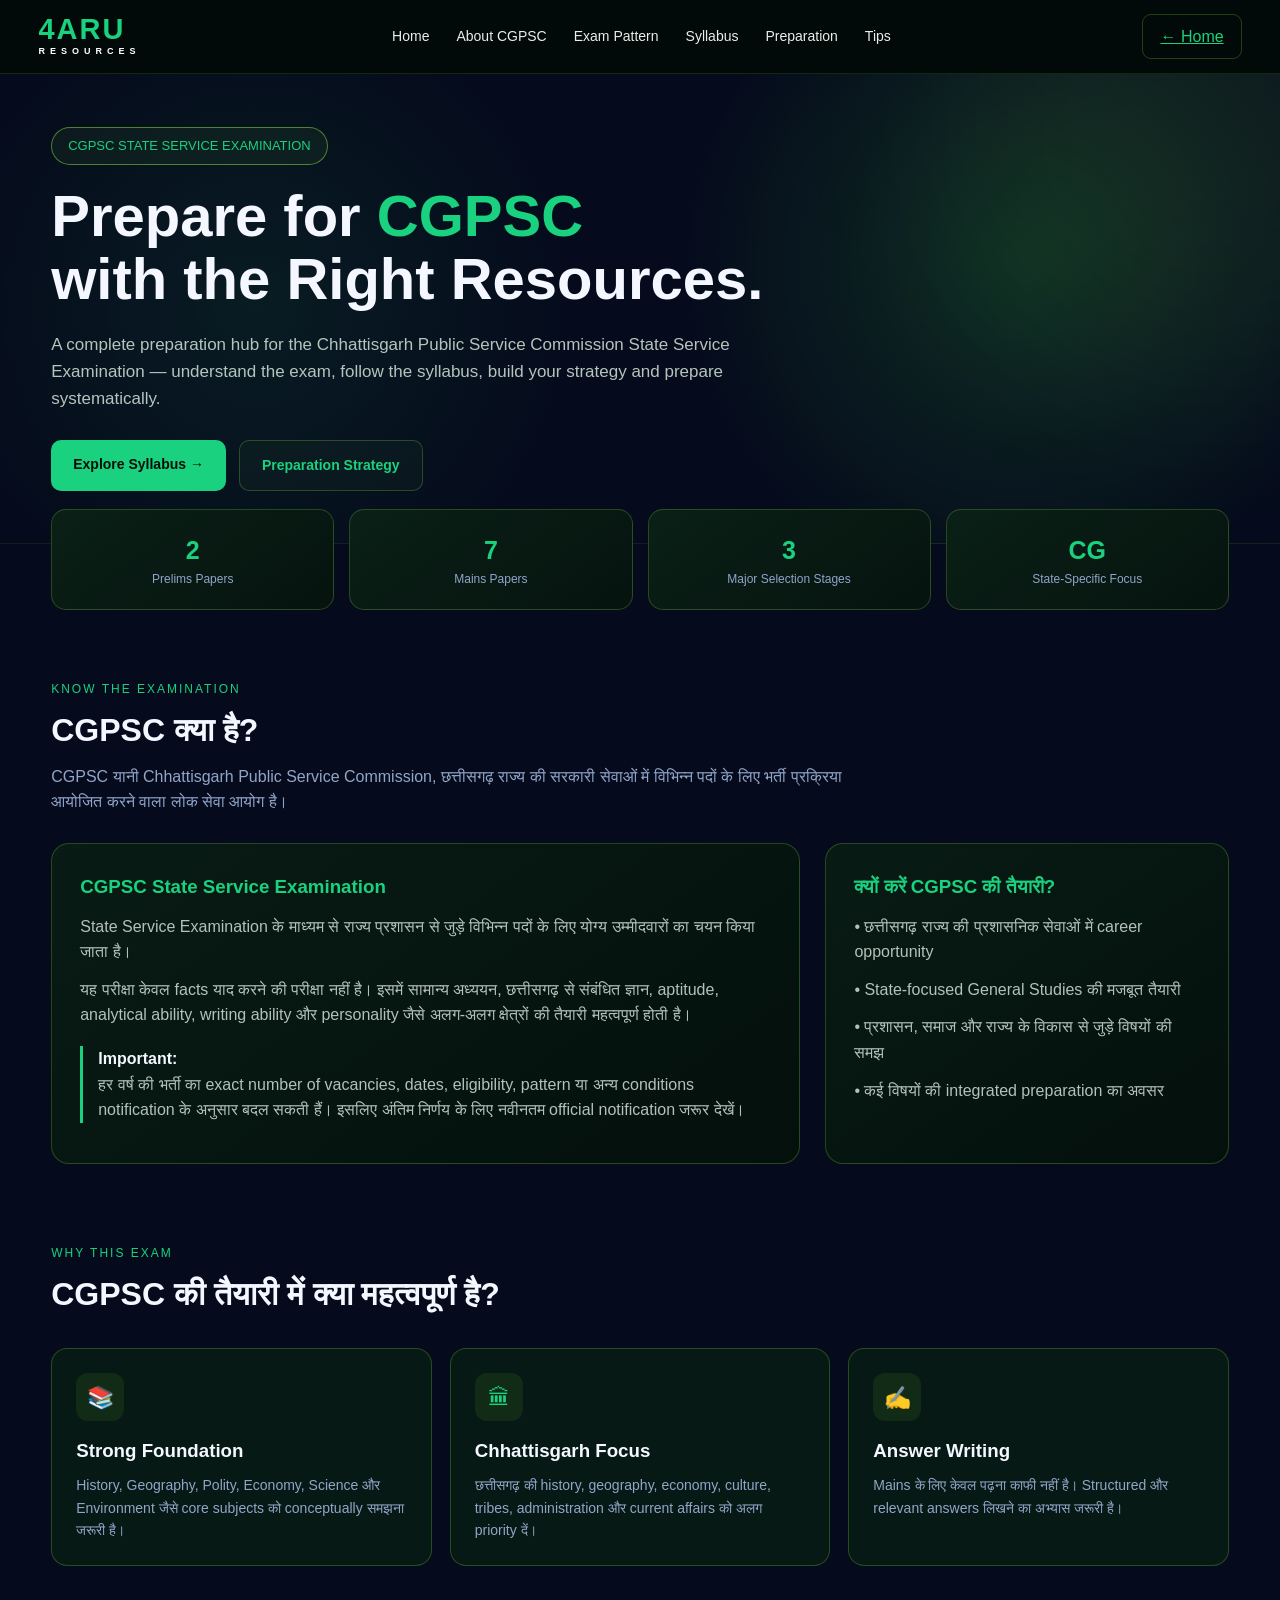
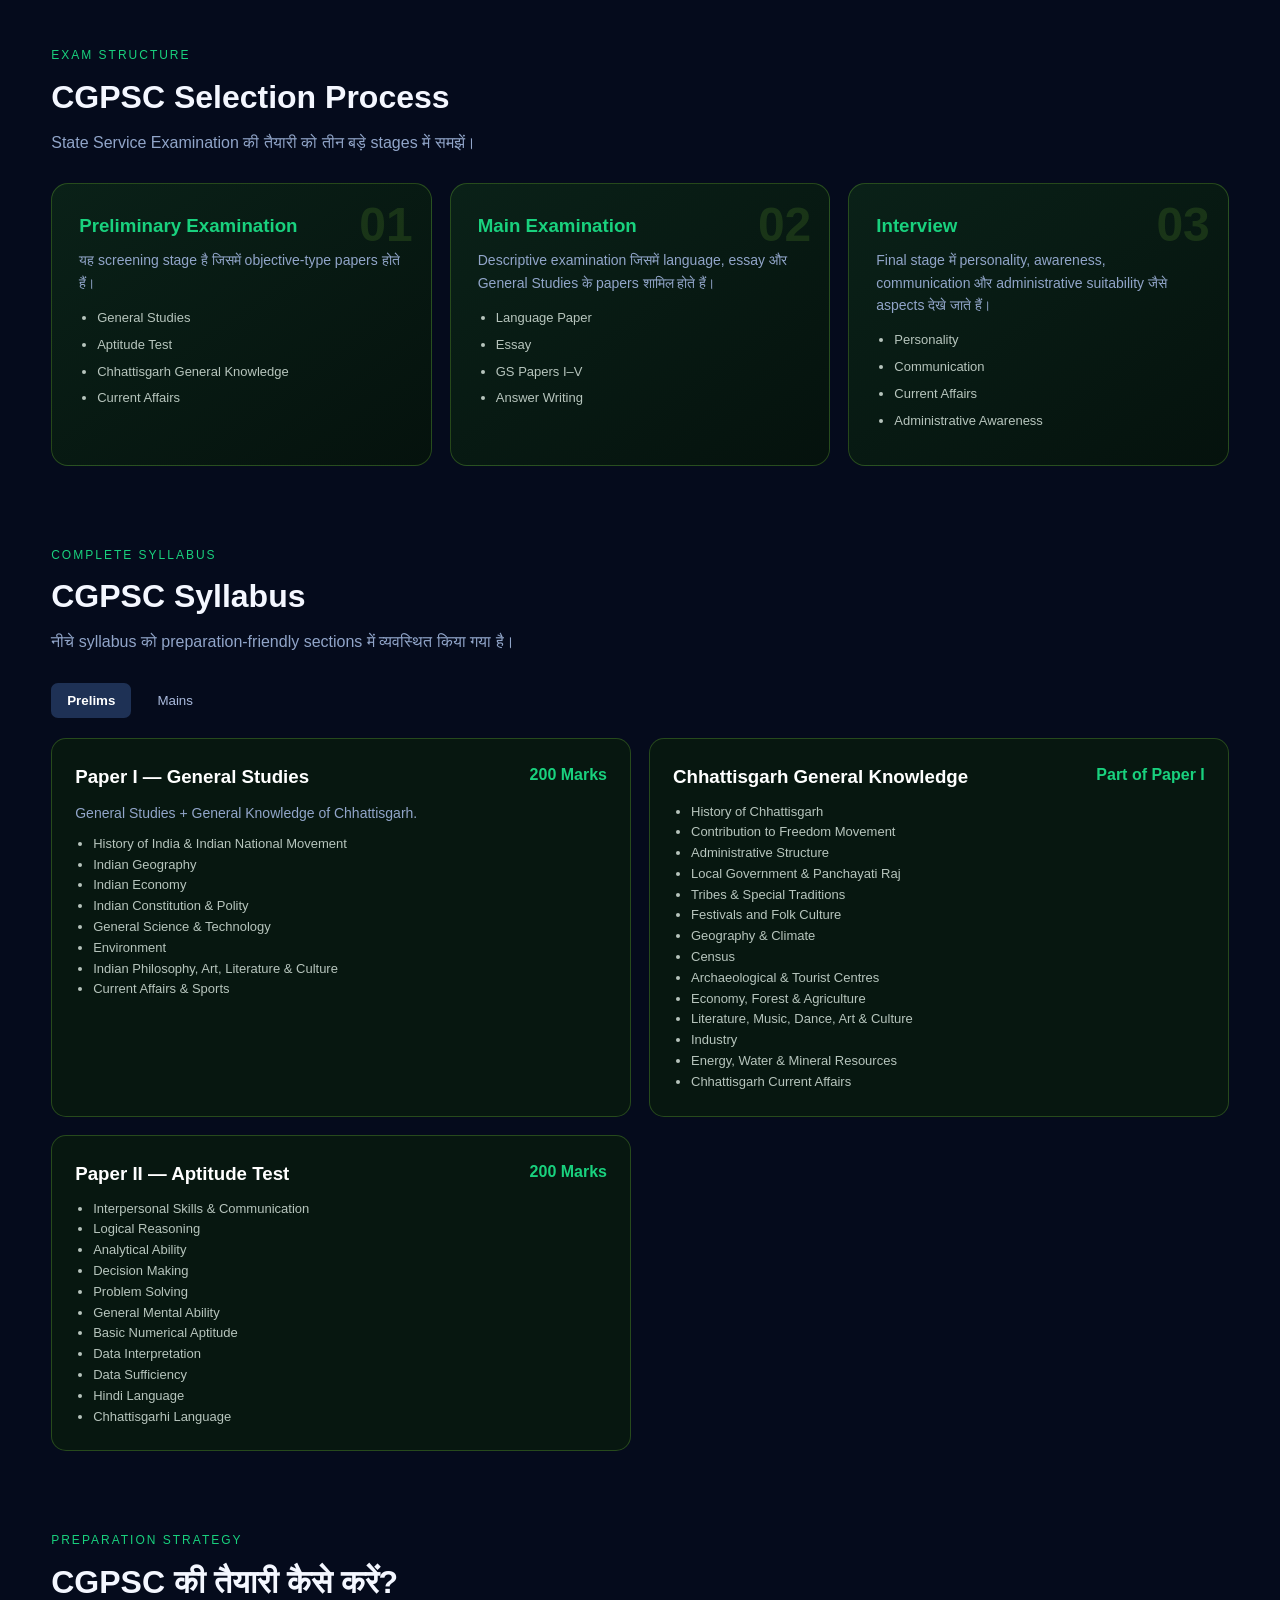
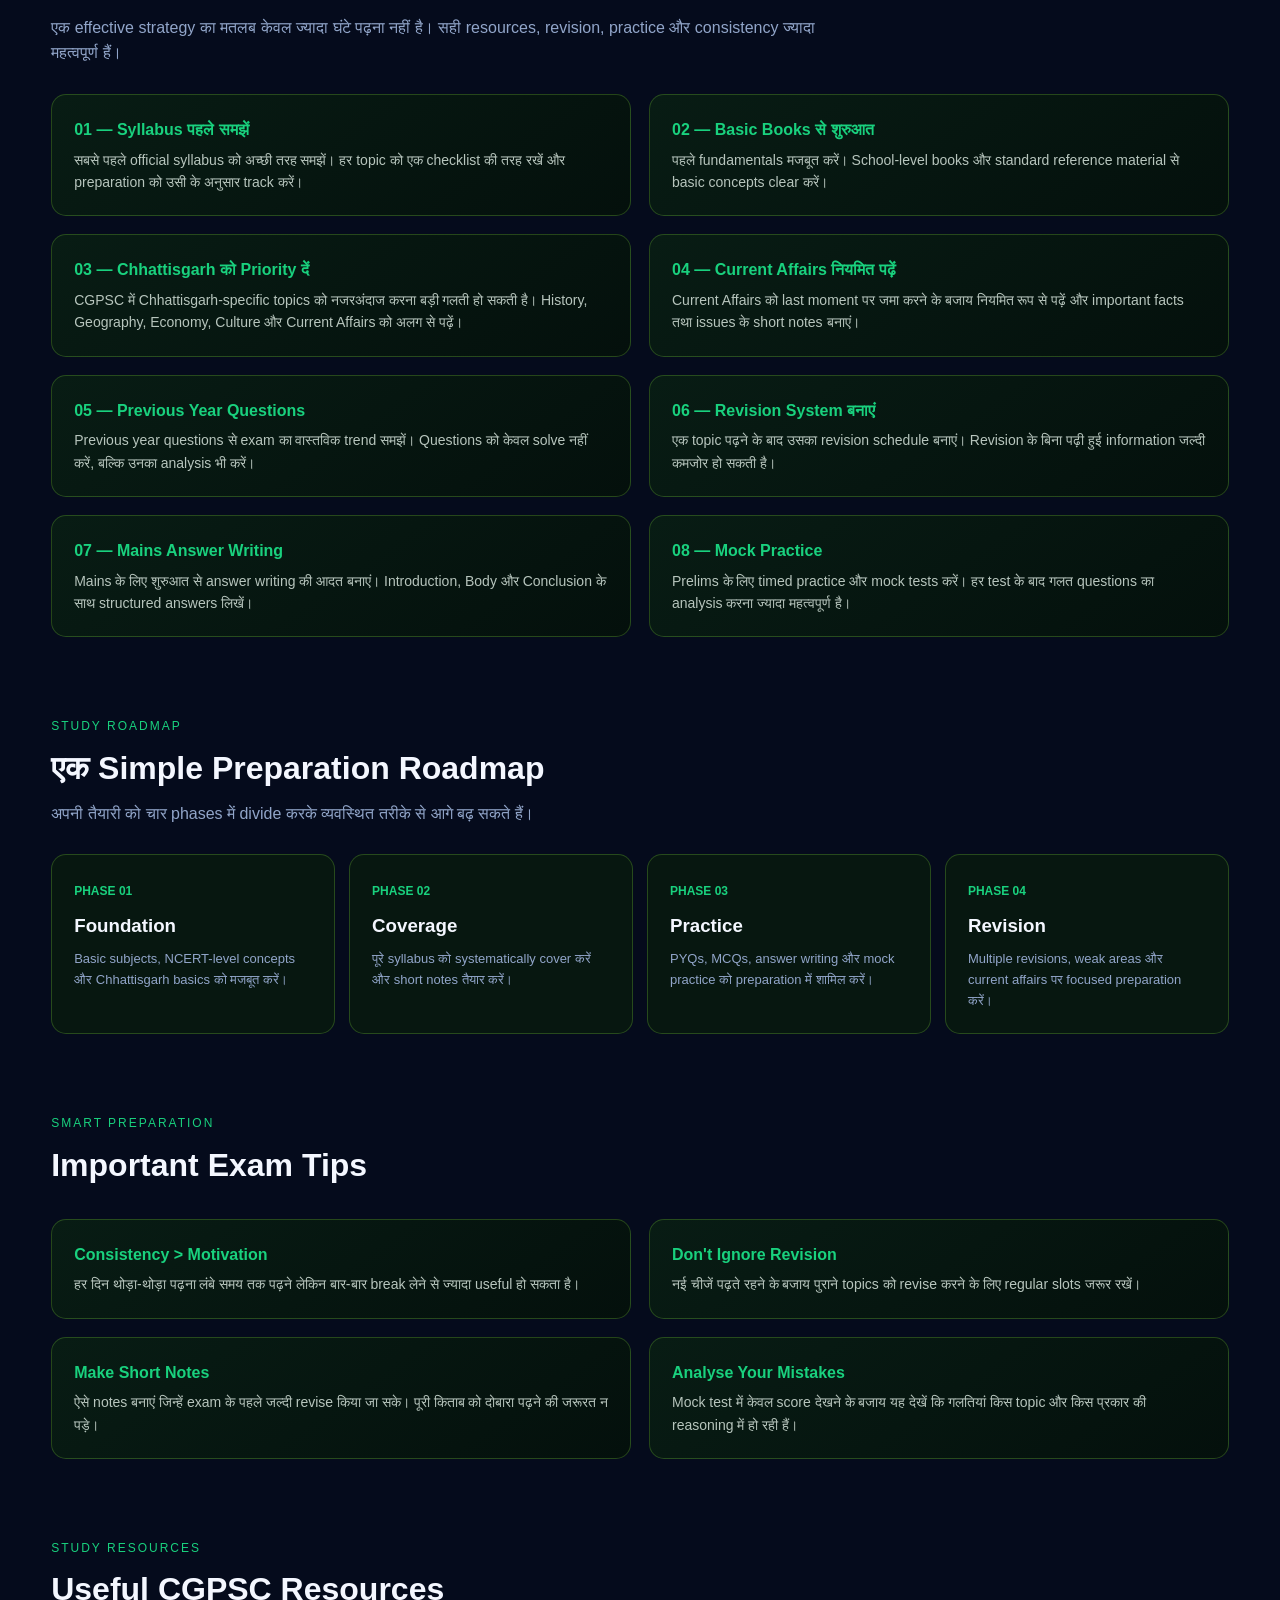
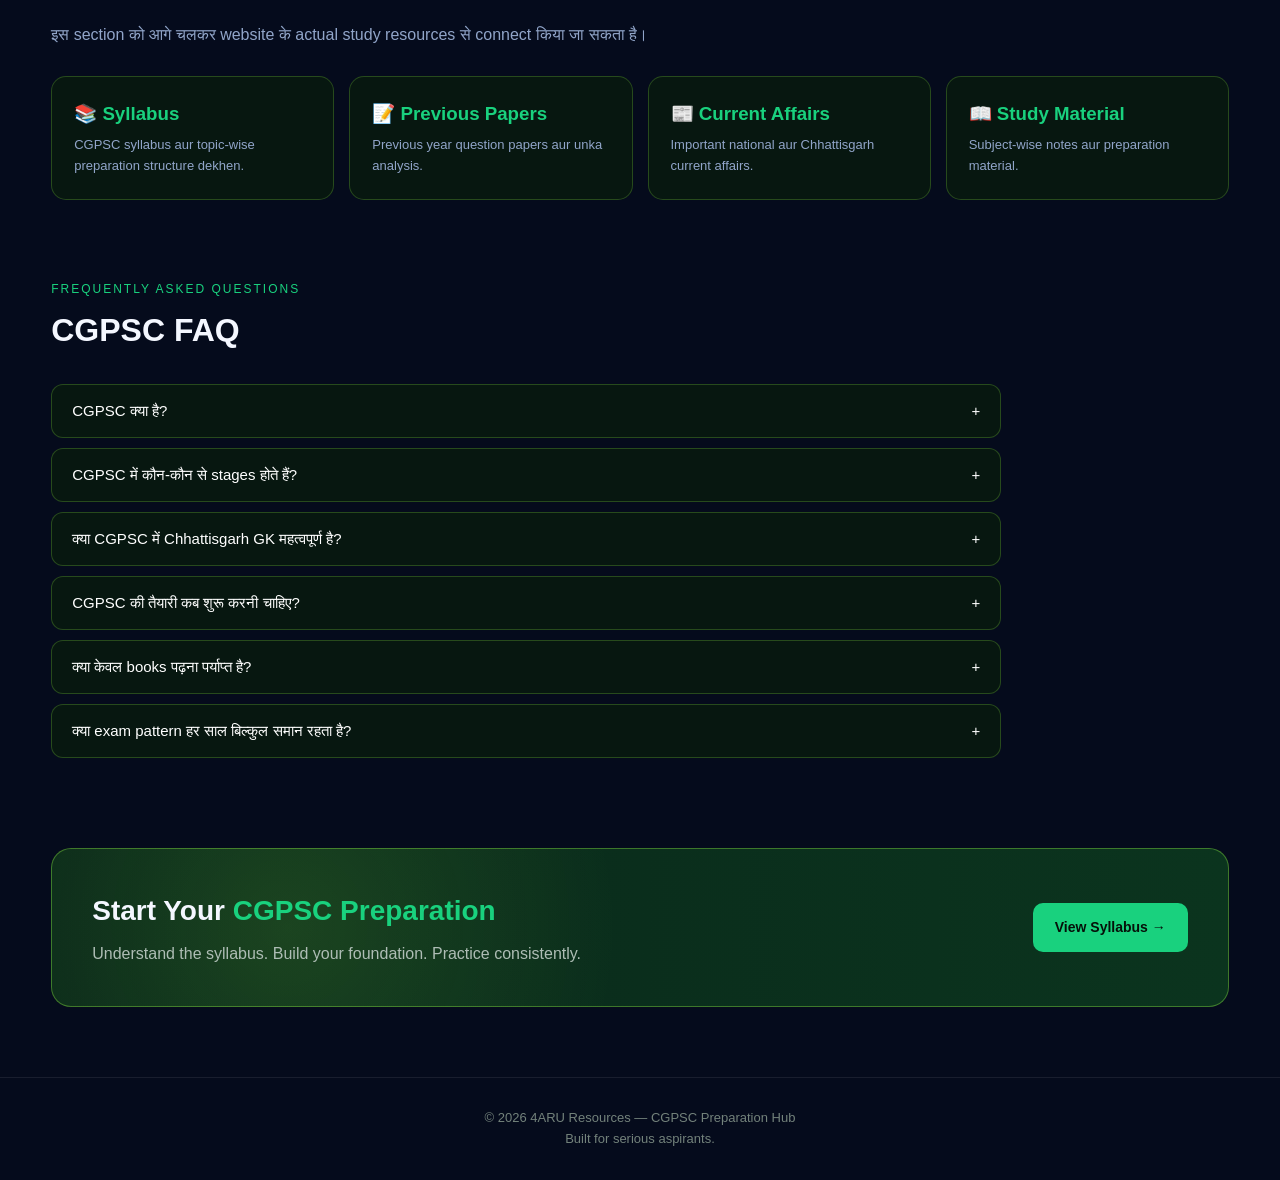
<file: cgpsc.html>
<!DOCTYPE html>
<html lang="en">
<head>
<meta charset="UTF-8">
<meta name="viewport" content="width=device-width, initial-scale=1.0">

<title>CGPSC Preparation | 4ARU Resources</title>

<style>
*{
    margin:0;
    padding:0;
    box-sizing:border-box;
}

html{
    scroll-behavior:smooth;
}

body{
    font-family:Arial,Helvetica,sans-serif;
    background:#020b08;
    color:#f4fff7;
    line-height:1.6;
}

:root{
    --green:#9cff45;
    --green2:#42e695;
    --dark:#020b08;
    --card:#071914;
    --card2:#0a2118;
    --border:rgba(156,255,69,.22);
    --muted:#a8b9b0;
}

.container{
    width:92%;
    max-width:1400px;
    margin:auto;
}

/* NAVBAR */

.navbar{
    height:74px;
    display:flex;
    align-items:center;
    justify-content:space-between;
    padding:0 3%;
    background:rgba(2,11,8,.94);
    border-bottom:1px solid rgba(156,255,69,.12);
    position:sticky;
    top:0;
    z-index:999;
    backdrop-filter:blur(16px);
}

.logo{
    font-size:29px;
    font-weight:900;
    letter-spacing:2px;
    color:var(--green);
    line-height:.8;
}

.logo span{
    display:block;
    font-size:9px;
    letter-spacing:5px;
    color:#fff;
    text-align:center;
    margin-top:7px;
}

.nav-links{
    display:flex;
    gap:27px;
    align-items:center;
}

.nav-links a{
    text-decoration:none;
    color:#e8eee9;
    font-size:14px;
    transition:.3s;
}

.nav-links a:hover{
    color:var(--green);
}

.back-btn{
    padding:9px 17px;
    border:1px solid var(--border);
    border-radius:9px;
    color:var(--green)!important;
}

/* HERO */

.hero{
    min-height:470px;
    display:flex;
    align-items:center;
    position:relative;
    overflow:hidden;
    background:
        radial-gradient(circle at 80% 40%,rgba(72,255,80,.14),transparent 32%),
        radial-gradient(circle at 20% 50%,rgba(50,255,130,.07),transparent 30%);
    border-bottom:1px solid rgba(156,255,69,.08);
}

.hero::after{
    content:"";
    position:absolute;
    width:500px;
    height:500px;
    right:-180px;
    top:-200px;
    border-radius:50%;
    background:rgba(156,255,69,.06);
    filter:blur(90px);
}

.hero-content{
    position:relative;
    z-index:2;
    max-width:850px;
}

.badge{
    display:inline-block;
    border:1px solid rgba(156,255,69,.45);
    background:rgba(156,255,69,.05);
    color:var(--green);
    padding:8px 16px;
    border-radius:30px;
    font-size:13px;
    margin-bottom:20px;
}

.hero h1{
    font-size:58px;
    line-height:1.08;
    margin-bottom:20px;
}

.hero h1 span{
    color:var(--green);
}

.hero p{
    color:#b5c4bc;
    font-size:17px;
    max-width:760px;
    margin-bottom:28px;
}

.hero-buttons{
    display:flex;
    gap:13px;
    flex-wrap:wrap;
}

.btn{
    padding:13px 22px;
    border-radius:10px;
    text-decoration:none;
    display:inline-block;
    font-weight:600;
    font-size:14px;
    transition:.3s;
}

.btn-primary{
    background:var(--green);
    color:#061009;
}

.btn-primary:hover{
    transform:translateY(-3px);
    box-shadow:0 10px 30px rgba(156,255,69,.2);
}

.btn-secondary{
    border:1px solid var(--border);
    color:var(--green);
    background:rgba(156,255,69,.03);
}

.btn-secondary:hover{
    background:rgba(156,255,69,.1);
}

/* QUICK STATS */

.quick-stats{
    display:grid;
    grid-template-columns:repeat(4,1fr);
    gap:15px;
    margin-top:-35px;
    position:relative;
    z-index:5;
}

.quick-card{
    background:linear-gradient(145deg,#0a2017,#06130e);
    border:1px solid var(--border);
    border-radius:15px;
    padding:20px;
    text-align:center;
}

.quick-card h3{
    color:var(--green);
    font-size:25px;
}

.quick-card p{
    color:var(--muted);
    font-size:12px;
}

/* SECTIONS */

section.content{
    padding:70px 0 10px;
}

.section-head{
    margin-bottom:28px;
}

.section-head .tag{
    color:var(--green);
    font-size:12px;
    text-transform:uppercase;
    letter-spacing:2px;
    margin-bottom:6px;
}

.section-head h2{
    font-size:32px;
}

.section-head p{
    color:var(--muted);
    max-width:800px;
    margin-top:7px;
}

/* ABOUT */

.about-grid{
    display:grid;
    grid-template-columns:1.3fr .7fr;
    gap:25px;
}

.panel{
    background:linear-gradient(145deg,#081b14,#04100c);
    border:1px solid var(--border);
    border-radius:18px;
    padding:28px;
}

.panel h3{
    color:var(--green);
    margin-bottom:12px;
}

.panel p{
    color:#b4c1ba;
    margin-bottom:12px;
}

.highlight{
    border-left:3px solid var(--green);
    padding-left:15px;
    margin-top:18px;
}

/* WHY */

.why-grid{
    display:grid;
    grid-template-columns:repeat(3,1fr);
    gap:18px;
}

.why-card{
    background:var(--card);
    border:1px solid var(--border);
    border-radius:16px;
    padding:24px;
    transition:.3s;
}

.why-card:hover{
    transform:translateY(-5px);
    border-color:rgba(156,255,69,.5);
}

.icon{
    width:48px;
    height:48px;
    border-radius:12px;
    display:flex;
    align-items:center;
    justify-content:center;
    background:rgba(156,255,69,.08);
    color:var(--green);
    font-size:22px;
    margin-bottom:15px;
}

.why-card h3{
    margin-bottom:8px;
}

.why-card p{
    color:var(--muted);
    font-size:14px;
}

/* EXAM STAGES */

.stage-grid{
    display:grid;
    grid-template-columns:repeat(3,1fr);
    gap:18px;
}

.stage{
    padding:27px;
    border-radius:17px;
    border:1px solid var(--border);
    background:linear-gradient(145deg,#0a2118,#05120d);
    position:relative;
    overflow:hidden;
}

.stage-number{
    font-size:48px;
    font-weight:900;
    color:rgba(156,255,69,.12);
    position:absolute;
    right:18px;
    top:3px;
}

.stage h3{
    color:var(--green);
    margin-bottom:8px;
}

.stage p{
    color:var(--muted);
    font-size:14px;
}

.stage ul{
    margin-top:14px;
    padding-left:18px;
    color:#b7c5bd;
    font-size:13px;
}

.stage li{
    margin:6px 0;
}

/* SYLLABUS */

.syllabus-tabs{
    display:flex;
    gap:10px;
    margin-bottom:20px;
    flex-wrap:wrap;
}

.tab{
    background:#071710;
    border:1px solid var(--border);
    color:#b8c7be;
    padding:10px 18px;
    border-radius:9px;
    cursor:pointer;
}

.tab.active{
    background:var(--green);
    color:#061009;
    font-weight:bold;
}

.tab-content{
    display:none;
}

.tab-content.active{
    display:block;
}

.syllabus-grid{
    display:grid;
    grid-template-columns:repeat(2,1fr);
    gap:18px;
}

.subject{
    background:var(--card);
    border:1px solid var(--border);
    border-radius:15px;
    padding:23px;
}

.subject h3{
    color:var(--green);
    margin-bottom:10px;
}

.subject ul{
    padding-left:19px;
    color:#b7c5bd;
    font-size:14px;
}

.subject li{
    margin:6px 0;
}

/* PAPER CARDS */

.paper-grid{
    display:grid;
    grid-template-columns:repeat(2,1fr);
    gap:18px;
}

.paper{
    border:1px solid var(--border);
    background:#071710;
    border-radius:15px;
    padding:23px;
}

.paper-title{
    display:flex;
    justify-content:space-between;
    gap:10px;
    margin-bottom:10px;
}

.paper-title h3{
    color:#fff;
}

.marks{
    color:var(--green);
    font-weight:bold;
    white-space:nowrap;
}

.paper p{
    color:var(--muted);
    font-size:14px;
}

.paper ul{
    margin-top:10px;
    padding-left:18px;
    color:#b7c5bd;
    font-size:13px;
}

/* TIPS */

.tips-grid{
    display:grid;
    grid-template-columns:repeat(2,1fr);
    gap:18px;
}

.tip{
    padding:22px;
    background:linear-gradient(145deg,#081c14,#04100c);
    border:1px solid var(--border);
    border-radius:15px;
}

.tip strong{
    color:var(--green);
}

.tip p{
    color:#b7c5bd;
    font-size:14px;
    margin-top:6px;
}

/* ROADMAP */

.roadmap{
    display:grid;
    grid-template-columns:repeat(4,1fr);
    gap:14px;
}

.road{
    border:1px solid var(--border);
    border-radius:15px;
    padding:22px;
    background:#071710;
}

.road span{
    color:var(--green);
    font-size:12px;
    font-weight:bold;
}

.road h3{
    margin:8px 0;
}

.road p{
    color:var(--muted);
    font-size:13px;
}

/* RESOURCES */

.resource-grid{
    display:grid;
    grid-template-columns:repeat(4,1fr);
    gap:15px;
}

.resource{
    padding:22px;
    border:1px solid var(--border);
    border-radius:15px;
    background:#071710;
    text-decoration:none;
    color:white;
    transition:.3s;
}

.resource:hover{
    transform:translateY(-5px);
    border-color:rgba(156,255,69,.5);
}

.resource h3{
    color:var(--green);
    margin-bottom:6px;
}

.resource p{
    color:var(--muted);
    font-size:13px;
}

/* FAQ */

.faq{
    max-width:950px;
}

.faq-item{
    border:1px solid var(--border);
    background:#071710;
    border-radius:12px;
    margin-bottom:10px;
    overflow:hidden;
}

.faq-question{
    width:100%;
    padding:17px 20px;
    background:none;
    border:0;
    color:#fff;
    text-align:left;
    cursor:pointer;
    display:flex;
    justify-content:space-between;
    font-size:15px;
}

.faq-answer{
    display:none;
    padding:0 20px 18px;
    color:var(--muted);
    font-size:14px;
}

.faq-item.open .faq-answer{
    display:block;
}

/* CTA */

.cta{
    margin:70px auto;
    padding:40px;
    border:1px solid rgba(156,255,69,.35);
    border-radius:20px;
    background:
        radial-gradient(circle at 20% 50%,rgba(156,255,69,.12),transparent 35%),
        linear-gradient(90deg,#09281a,#0b341e);
    display:flex;
    align-items:center;
    justify-content:space-between;
    gap:25px;
}

.cta h2{
    font-size:28px;
}

.cta h2 span{
    color:var(--green);
}

.cta p{
    color:#aebdb5;
    margin-top:7px;
}

/* FOOTER */

footer{
    border-top:1px solid rgba(255,255,255,.08);
    padding:30px;
    text-align:center;
    color:#73827b;
    font-size:13px;
}

/* MOBILE */

@media(max-width:1000px){

    .nav-links{
        display:none;
    }

    .hero h1{
        font-size:43px;
    }

    .quick-stats{
        grid-template-columns:repeat(2,1fr);
    }

    .about-grid,
    .syllabus-grid,
    .paper-grid,
    .tips-grid{
        grid-template-columns:1fr;
    }

    .why-grid,
    .stage-grid{
        grid-template-columns:1fr 1fr;
    }

    .roadmap{
        grid-template-columns:1fr 1fr;
    }

    .resource-grid{
        grid-template-columns:1fr 1fr;
    }

    .cta{
        flex-direction:column;
        align-items:flex-start;
    }
}

@media(max-width:600px){

    .navbar{
        padding:0 5%;
    }

    .logo{
        font-size:24px;
    }

    .hero{
        min-height:520px;
    }

    .hero h1{
        font-size:35px;
    }

    .hero p{
        font-size:15px;
    }

    .quick-stats{
        grid-template-columns:1fr 1fr;
    }

    .why-grid,
    .stage-grid,
    .roadmap,
    .resource-grid{
        grid-template-columns:1fr;
    }

    section.content{
        padding-top:55px;
    }

    .section-head h2{
        font-size:26px;
    }

    .cta{
        padding:27px;
    }

    .cta h2{
        font-size:22px;
    }
}
</style>
<link rel="stylesheet" href="css/resource-portal.css">
</head>

<body>

<!-- NAVBAR -->

<header class="navbar">

    <div class="logo">
        4ARU
        <span>RESOURCES</span>
    </div>

    <nav class="nav-links">

        <a href="index.html">Home</a>

        <a href="#about">About CGPSC</a>

        <a href="#exam">Exam Pattern</a>

        <a href="#syllabus">Syllabus</a>

        <a href="#strategy">Preparation</a>

        <a href="#tips">Tips</a>

    </nav>

    <a class="back-btn" href="index.html">
        ← Home
    </a>

</header>


<!-- HERO -->

<section class="hero">

<div class="container">

<div class="hero-content">

<div class="badge">
    CGPSC STATE SERVICE EXAMINATION
</div>

<h1>
    Prepare for <span>CGPSC</span><br>
    with the Right Resources.
</h1>

<p>
    A complete preparation hub for the Chhattisgarh Public Service Commission
    State Service Examination — understand the exam, follow the syllabus,
    build your strategy and prepare systematically.
</p>

<div class="hero-buttons">

<a href="#syllabus" class="btn btn-primary">
    Explore Syllabus →
</a>

<a href="#strategy" class="btn btn-secondary">
    Preparation Strategy
</a>

</div>

</div>

</div>

</section>


<!-- QUICK STATS -->

<div class="container">

<div class="quick-stats">

<div class="quick-card">
<h3>2</h3>
<p>Prelims Papers</p>
</div>

<div class="quick-card">
<h3>7</h3>
<p>Mains Papers</p>
</div>

<div class="quick-card">
<h3>3</h3>
<p>Major Selection Stages</p>
</div>

<div class="quick-card">
<h3>CG</h3>
<p>State-Specific Focus</p>
</div>

</div>

</div>


<!-- WHAT IS CGPSC -->

<section class="content" id="about">

<div class="container">

<div class="section-head">

<div class="tag">Know the Examination</div>

<h2>CGPSC क्या है?</h2>

<p>
CGPSC यानी Chhattisgarh Public Service Commission, छत्तीसगढ़ राज्य की
सरकारी सेवाओं में विभिन्न पदों के लिए भर्ती प्रक्रिया आयोजित करने वाला
लोक सेवा आयोग है।
</p>

</div>

<div class="about-grid">

<div class="panel">

<h3>CGPSC State Service Examination</h3>

<p>
State Service Examination के माध्यम से राज्य प्रशासन से जुड़े विभिन्न
पदों के लिए योग्य उम्मीदवारों का चयन किया जाता है।
</p>

<p>
यह परीक्षा केवल facts याद करने की परीक्षा नहीं है। इसमें सामान्य अध्ययन,
छत्तीसगढ़ से संबंधित ज्ञान, aptitude, analytical ability, writing ability
और personality जैसे अलग-अलग क्षेत्रों की तैयारी महत्वपूर्ण होती है।
</p>

<div class="highlight">

<strong>Important:</strong>

<p>
हर वर्ष की भर्ती का exact number of vacancies, dates, eligibility,
pattern या अन्य conditions notification के अनुसार बदल सकती हैं।
इसलिए अंतिम निर्णय के लिए नवीनतम official notification जरूर देखें।
</p>

</div>

</div>


<div class="panel">

<h3>क्यों करें CGPSC की तैयारी?</h3>

<p>• छत्तीसगढ़ राज्य की प्रशासनिक सेवाओं में career opportunity</p>

<p>• State-focused General Studies की मजबूत तैयारी</p>

<p>• प्रशासन, समाज और राज्य के विकास से जुड़े विषयों की समझ</p>

<p>• कई विषयों की integrated preparation का अवसर</p>

</div>

</div>

</div>

</section>


<!-- WHY CGPSC -->

<section class="content">

<div class="container">

<div class="section-head">

<div class="tag">Why This Exam</div>

<h2>CGPSC की तैयारी में क्या महत्वपूर्ण है?</h2>

</div>

<div class="why-grid">

<div class="why-card">

<div class="icon">📚</div>

<h3>Strong Foundation</h3>

<p>
History, Geography, Polity, Economy, Science और Environment जैसे
core subjects को conceptually समझना जरूरी है।
</p>

</div>

<div class="why-card">

<div class="icon">🏛</div>

<h3>Chhattisgarh Focus</h3>

<p>
छत्तीसगढ़ की history, geography, economy, culture, tribes,
administration और current affairs को अलग priority दें।
</p>

</div>

<div class="why-card">

<div class="icon">✍</div>

<h3>Answer Writing</h3>

<p>
Mains के लिए केवल पढ़ना काफी नहीं है। Structured और relevant
answers लिखने का अभ्यास जरूरी है।
</p>

</div>

</div>

</div>

</section>


<!-- EXAM STRUCTURE -->

<section class="content" id="exam">

<div class="container">

<div class="section-head">

<div class="tag">Exam Structure</div>

<h2>CGPSC Selection Process</h2>

<p>
State Service Examination की तैयारी को तीन बड़े stages में समझें।
</p>

</div>

<div class="stage-grid">

<div class="stage">

<div class="stage-number">01</div>

<h3>Preliminary Examination</h3>

<p>
यह screening stage है जिसमें objective-type papers होते हैं।
</p>

<ul>
<li>General Studies</li>
<li>Aptitude Test</li>
<li>Chhattisgarh General Knowledge</li>
<li>Current Affairs</li>
</ul>

</div>


<div class="stage">

<div class="stage-number">02</div>

<h3>Main Examination</h3>

<p>
Descriptive examination जिसमें language, essay और General Studies
के papers शामिल होते हैं।
</p>

<ul>
<li>Language Paper</li>
<li>Essay</li>
<li>GS Papers I–V</li>
<li>Answer Writing</li>
</ul>

</div>


<div class="stage">

<div class="stage-number">03</div>

<h3>Interview</h3>

<p>
Final stage में personality, awareness, communication और
administrative suitability जैसे aspects देखे जाते हैं।
</p>

<ul>
<li>Personality</li>
<li>Communication</li>
<li>Current Affairs</li>
<li>Administrative Awareness</li>
</ul>

</div>

</div>

</div>

</section>


<!-- SYLLABUS -->

<section class="content" id="syllabus">

<div class="container">

<div class="section-head">

<div class="tag">Complete Syllabus</div>

<h2>CGPSC Syllabus</h2>

<p>
नीचे syllabus को preparation-friendly sections में व्यवस्थित किया गया है।
</p>

</div>


<div class="syllabus-tabs">

<button class="tab active" onclick="showTab('prelims')">
    Prelims
</button>

<button class="tab" onclick="showTab('mains')">
    Mains
</button>

</div>


<!-- PRELIMS -->

<div id="prelims" class="tab-content active">

<div class="paper-grid">

<div class="paper">

<div class="paper-title">

<h3>Paper I — General Studies</h3>

<span class="marks">200 Marks</span>

</div>

<p>
General Studies + General Knowledge of Chhattisgarh.
</p>

<ul>
<li>History of India & Indian National Movement</li>
<li>Indian Geography</li>
<li>Indian Economy</li>
<li>Indian Constitution & Polity</li>
<li>General Science & Technology</li>
<li>Environment</li>
<li>Indian Philosophy, Art, Literature & Culture</li>
<li>Current Affairs & Sports</li>
</ul>

</div>


<div class="paper">

<div class="paper-title">

<h3>Chhattisgarh General Knowledge</h3>

<span class="marks">Part of Paper I</span>

</div>

<ul>
<li>History of Chhattisgarh</li>
<li>Contribution to Freedom Movement</li>
<li>Administrative Structure</li>
<li>Local Government & Panchayati Raj</li>
<li>Tribes & Special Traditions</li>
<li>Festivals and Folk Culture</li>
<li>Geography & Climate</li>
<li>Census</li>
<li>Archaeological & Tourist Centres</li>
<li>Economy, Forest & Agriculture</li>
<li>Literature, Music, Dance, Art & Culture</li>
<li>Industry</li>
<li>Energy, Water & Mineral Resources</li>
<li>Chhattisgarh Current Affairs</li>
</ul>

</div>


<div class="paper">

<div class="paper-title">

<h3>Paper II — Aptitude Test</h3>

<span class="marks">200 Marks</span>

</div>

<ul>
<li>Interpersonal Skills & Communication</li>
<li>Logical Reasoning</li>
<li>Analytical Ability</li>
<li>Decision Making</li>
<li>Problem Solving</li>
<li>General Mental Ability</li>
<li>Basic Numerical Aptitude</li>
<li>Data Interpretation</li>
<li>Data Sufficiency</li>
<li>Hindi Language</li>
<li>Chhattisgarhi Language</li>
</ul>

</div>

</div>

</div>


<!-- MAINS -->

<div id="mains" class="tab-content">

<div class="paper-grid">

<div class="paper">

<div class="paper-title">
<h3>Paper I — Language</h3>
<span class="marks">200</span>
</div>

<p>
Hindi, English और Chhattisgarhi language skills पर आधारित।
</p>

<ul>
<li>Language comprehension</li>
<li>Grammar</li>
<li>Vocabulary</li>
<li>Precis / concise writing</li>
<li>Sentence correction</li>
<li>Official correspondence</li>
<li>Letter writing</li>
<li>Chhattisgarhi language components</li>
</ul>

</div>


<div class="paper">

<div class="paper-title">
<h3>Paper II — Essay</h3>
<span class="marks">200</span>
</div>

<ul>
<li>National issues</li>
<li>International issues</li>
<li>Chhattisgarh state issues</li>
<li>Social issues</li>
<li>Economic issues</li>
<li>Governance-related themes</li>
<li>Contemporary issues</li>
</ul>

</div>


<div class="paper">

<div class="paper-title">
<h3>Paper III — General Studies I</h3>
<span class="marks">200</span>
</div>

<ul>
<li>History</li>
<li>Indian Constitution</li>
<li>Public Administration</li>
<li>Chhattisgarh History</li>
<li>Governance-related themes</li>
</ul>

</div>


<div class="paper">

<div class="paper-title">
<h3>Paper IV — General Studies II</h3>
<span class="marks">200</span>
</div>

<ul>
<li>General Science</li>
<li>Technology</li>
<li>Applied Science</li>
<li>Behavioural aspects</li>
<li>Scientific developments</li>
</ul>

</div>


<div class="paper">

<div class="paper-title">
<h3>Paper V — General Studies III</h3>
<span class="marks">200</span>
</div>

<ul>
<li>Indian Economy</li>
<li>Chhattisgarh Economy</li>
<li>Indian Geography</li>
<li>Chhattisgarh Geography</li>
<li>Agriculture</li>
<li>Resources and development</li>
</ul>

</div>


<div class="paper">

<div class="paper-title">
<h3>Paper VI — General Studies IV</h3>
<span class="marks">200</span>

</div>

<ul>
<li>Indian Philosophy</li>
<li>Indian Society</li>
<li>Social Issues</li>
<li>Human Development</li>
<li>Education</li>
<li>Health</li>
<li>Women and Child Development</li>
<li>Tribal Communities</li>
<li>Social Welfare</li>
<li>Chhattisgarh Social Issues</li>
</ul>

</div>


<div class="paper">

<div class="paper-title">
<h3>Paper VII — General Studies V</h3>
<span class="marks">200</span>
</div>

<ul>
<li>Chhattisgarh Culture</li>
<li>Chhattisgarh Literature</li>
<li>Tribal Culture</li>
<li>Folk Art and Folk Dance</li>
<li>Folk Literature</li>
<li>Festivals and Traditions</li>
<li>Tourism</li>
<li>Important Personalities of Chhattisgarh</li>
<li>Chhattisgarh Current Affairs</li>
<li>State Government Schemes</li>
</ul>

</div>

</div>

</div>

</section>


<!-- PREPARATION STRATEGY -->

<section class="content" id="strategy">

<div class="container">

<div class="section-head">

<div class="tag">Preparation Strategy</div>

<h2>CGPSC की तैयारी कैसे करें?</h2>

<p>
एक effective strategy का मतलब केवल ज्यादा घंटे पढ़ना नहीं है।
सही resources, revision, practice और consistency ज्यादा महत्वपूर्ण हैं।
</p>

</div>


<div class="tips-grid">

<div class="tip">

<strong>01 — Syllabus पहले समझें</strong>

<p>
सबसे पहले official syllabus को अच्छी तरह समझें। हर topic को
एक checklist की तरह रखें और preparation को उसी के अनुसार track करें।
</p>

</div>


<div class="tip">

<strong>02 — Basic Books से शुरुआत</strong>

<p>
पहले fundamentals मजबूत करें। School-level books और standard
reference material से basic concepts clear करें।
</p>

</div>


<div class="tip">

<strong>03 — Chhattisgarh को Priority दें</strong>

<p>
CGPSC में Chhattisgarh-specific topics को नजरअंदाज करना बड़ी गलती हो सकती है।
History, Geography, Economy, Culture और Current Affairs को अलग से पढ़ें।
</p>

</div>


<div class="tip">

<strong>04 — Current Affairs नियमित पढ़ें</strong>

<p>
Current Affairs को last moment पर जमा करने के बजाय नियमित रूप से पढ़ें
और important facts तथा issues के short notes बनाएं।
</p>

</div>


<div class="tip">

<strong>05 — Previous Year Questions</strong>

<p>
Previous year questions से exam का वास्तविक trend समझें।
Questions को केवल solve नहीं करें, बल्कि उनका analysis भी करें।
</p>

</div>


<div class="tip">

<strong>06 — Revision System बनाएं</strong>

<p>
एक topic पढ़ने के बाद उसका revision schedule बनाएं।
Revision के बिना पढ़ी हुई information जल्दी कमजोर हो सकती है।
</p>

</div>


<div class="tip">

<strong>07 — Mains Answer Writing</strong>

<p>
Mains के लिए शुरुआत से answer writing की आदत बनाएं।
Introduction, Body और Conclusion के साथ structured answers लिखें।
</p>

</div>


<div class="tip">

<strong>08 — Mock Practice</strong>

<p>
Prelims के लिए timed practice और mock tests करें।
हर test के बाद गलत questions का analysis करना ज्यादा महत्वपूर्ण है।
</p>

</div>

</div>

</div>

</section>


<!-- STUDY ROADMAP -->

<section class="content">

<div class="container">

<div class="section-head">

<div class="tag">Study Roadmap</div>

<h2>एक Simple Preparation Roadmap</h2>

<p>
अपनी तैयारी को चार phases में divide करके व्यवस्थित तरीके से आगे बढ़ सकते हैं।
</p>

</div>


<div class="roadmap">

<div class="road">

<span>PHASE 01</span>

<h3>Foundation</h3>

<p>
Basic subjects, NCERT-level concepts और Chhattisgarh basics को मजबूत करें।
</p>

</div>


<div class="road">

<span>PHASE 02</span>

<h3>Coverage</h3>

<p>
पूरे syllabus को systematically cover करें और short notes तैयार करें।
</p>

</div>


<div class="road">

<span>PHASE 03</span>

<h3>Practice</h3>

<p>
PYQs, MCQs, answer writing और mock practice को preparation में शामिल करें।
</p>

</div>


<div class="road">

<span>PHASE 04</span>

<h3>Revision</h3>

<p>
Multiple revisions, weak areas और current affairs पर focused preparation करें।
</p>

</div>

</div>

</div>

</section>


<!-- EXAM TIPS -->

<section class="content" id="tips">

<div class="container">

<div class="section-head">

<div class="tag">Smart Preparation</div>

<h2>Important Exam Tips</h2>

</div>


<div class="tips-grid">

<div class="tip">

<strong>Consistency > Motivation</strong>

<p>
हर दिन थोड़ा-थोड़ा पढ़ना लंबे समय तक पढ़ने लेकिन बार-बार break लेने से
ज्यादा useful हो सकता है।
</p>

</div>


<div class="tip">

<strong>Don't Ignore Revision</strong>

<p>
नई चीजें पढ़ते रहने के बजाय पुराने topics को revise करने के लिए
regular slots जरूर रखें।
</p>

</div>


<div class="tip">

<strong>Make Short Notes</strong>

<p>
ऐसे notes बनाएं जिन्हें exam के पहले जल्दी revise किया जा सके।
पूरी किताब को दोबारा पढ़ने की जरूरत न पड़े।
</p>

</div>


<div class="tip">

<strong>Analyse Your Mistakes</strong>

<p>
Mock test में केवल score देखने के बजाय यह देखें कि गलतियां
किस topic और किस प्रकार की reasoning में हो रही हैं।
</p>

</div>

</div>

</div>

</section>


<!-- RESOURCES -->

<section class="content">

<div class="container">

<div class="section-head">

<div class="tag">Study Resources</div>

<h2>Useful CGPSC Resources</h2>

<p>
इस section को आगे चलकर website के actual study resources से connect किया जा सकता है।
</p>

</div>


<div class="resource-grid" id="cgpsc-resources">

<a href="#" class="resource">

<h3>📚 Syllabus</h3>

<p>
CGPSC syllabus और topic-wise preparation structure देखें।
</p>

</a>


<a href="#" class="resource">

<h3>📝 Previous Papers</h3>

<p>
Previous year question papers और उनके analysis तक पहुंचें।
</p>

</a>


<a href="#" class="resource">

<h3>📰 Current Affairs</h3>

<p>
Important national और Chhattisgarh current affairs के लिए section।
</p>

</a>


<a href="#" class="resource">

<h3>📖 Study Material</h3>

<p>
Subject-wise notes और preparation material यहां उपलब्ध कराया जा सकता है।
</p>

</a>

</div>

</div>

</section>


<!-- FAQ -->

<section class="content">

<div class="container">

<div class="section-head">

<div class="tag">Frequently Asked Questions</div>

<h2>CGPSC FAQ</h2>

</div>


<div class="faq">


<div class="faq-item">

<button class="faq-question" onclick="toggleFaq(this)">
CGPSC क्या है?
<span>+</span>
</button>

<div class="faq-answer">
CGPSC यानी Chhattisgarh Public Service Commission. यह छत्तीसगढ़
राज्य की विभिन्न सरकारी सेवाओं के लिए भर्ती प्रक्रिया आयोजित करता है।
</div>

</div>


<div class="faq-item">

<button class="faq-question" onclick="toggleFaq(this)">
CGPSC में कौन-कौन से stages होते हैं?
<span>+</span>
</button>

<div class="faq-answer">
State Service Examination की preparation को सामान्य रूप से Preliminary
Examination, Main Examination और Interview stages में समझा जा सकता है।
</div>

</div>


<div class="faq-item">

<button class="faq-question" onclick="toggleFaq(this)">
क्या CGPSC में Chhattisgarh GK महत्वपूर्ण है?
<span>+</span>
</button>

<div class="faq-answer">
हाँ। Chhattisgarh से संबंधित History, Geography, Economy, Culture,
Tribes, Administration और Current Affairs को preparation में उचित
महत्व देना चाहिए।
</div>

</div>


<div class="faq-item">

<button class="faq-question" onclick="toggleFaq(this)">
CGPSC की तैयारी कब शुरू करनी चाहिए?
<span>+</span>
</button>

<div class="faq-answer">
इसका कोई एक fixed समय नहीं है। बेहतर approach यह है कि पहले syllabus,
exam pattern और अपनी current preparation level को समझकर realistic study
plan बनाया जाए।
</div>

</div>


<div class="faq-item">

<button class="faq-question" onclick="toggleFaq(this)">
क्या केवल books पढ़ना पर्याप्त है?
<span>+</span>
</button>

<div class="faq-answer">
नहीं। Books के साथ PYQs, revision, MCQs, current affairs, mock practice
और Mains के लिए answer writing भी preparation का हिस्सा होना चाहिए।
</div>

</div>


<div class="faq-item">

<button class="faq-question" onclick="toggleFaq(this)">
क्या exam pattern हर साल बिल्कुल समान रहता है?
<span>+</span>
</button>

<div class="faq-answer">
जरूरी नहीं। Recruitment notification के अनुसार vacancies, dates,
eligibility, syllabus या examination-related details में बदलाव हो सकता है।
इसलिए latest official notification को final authority मानें।
</div>

</div>


</div>

</div>

</section>


<!-- CTA -->

<div class="container">

<div class="cta">

<div>

<h2>
Start Your <span>CGPSC Preparation</span>
</h2>

<p>
Understand the syllabus. Build your foundation. Practice consistently.
</p>

</div>

<a href="#syllabus" class="btn btn-primary">
View Syllabus →
</a>

</div>

</div>


<!-- FOOTER -->

<footer>

<p>
© 2026 4ARU Resources — CGPSC Preparation Hub
</p>

<p>
Built for serious aspirants.
</p>

</footer>


<!-- JAVASCRIPT -->

<script>

function showTab(tabName){

    const contents = document.querySelectorAll('.tab-content');

    contents.forEach(function(content){
        content.classList.remove('active');
    });

    const tabs = document.querySelectorAll('.tab');

    tabs.forEach(function(tab){
        tab.classList.remove('active');
    });

    const selectedContent = document.getElementById(tabName);

    if(selectedContent){
        selectedContent.classList.add('active');
    }

    if(event && event.currentTarget){
        event.currentTarget.classList.add('active');
    }

}


function toggleFaq(button){

    const item = button.parentElement;

    const isOpen = item.classList.contains('open');

    document.querySelectorAll('.faq-item').forEach(function(faq){
        faq.classList.remove('open');

        const span = faq.querySelector('.faq-question span');

        if(span){
            span.textContent = '+';
        }
    });

    if(!isOpen){

        item.classList.add('open');

        const span = button.querySelector('span');

        if(span){
            span.textContent = '−';
        }

    }

}


/* Smooth internal navigation */

document.querySelectorAll('a[href^="#"]').forEach(function(link){

    link.addEventListener('click', function(e){

        const targetId = this.getAttribute('href');

        if(targetId === '#'){
            return;
        }

        const target = document.querySelector(targetId);

        if(target){

            e.preventDefault();

            target.scrollIntoView({
                behavior:'smooth',
                block:'start'
            });

        }

    });

});


</script>
<script src="js/supabase-config.js"></script><script src="js/cgpsc-resources.js" defer></script>

</body>
</html>
</file>
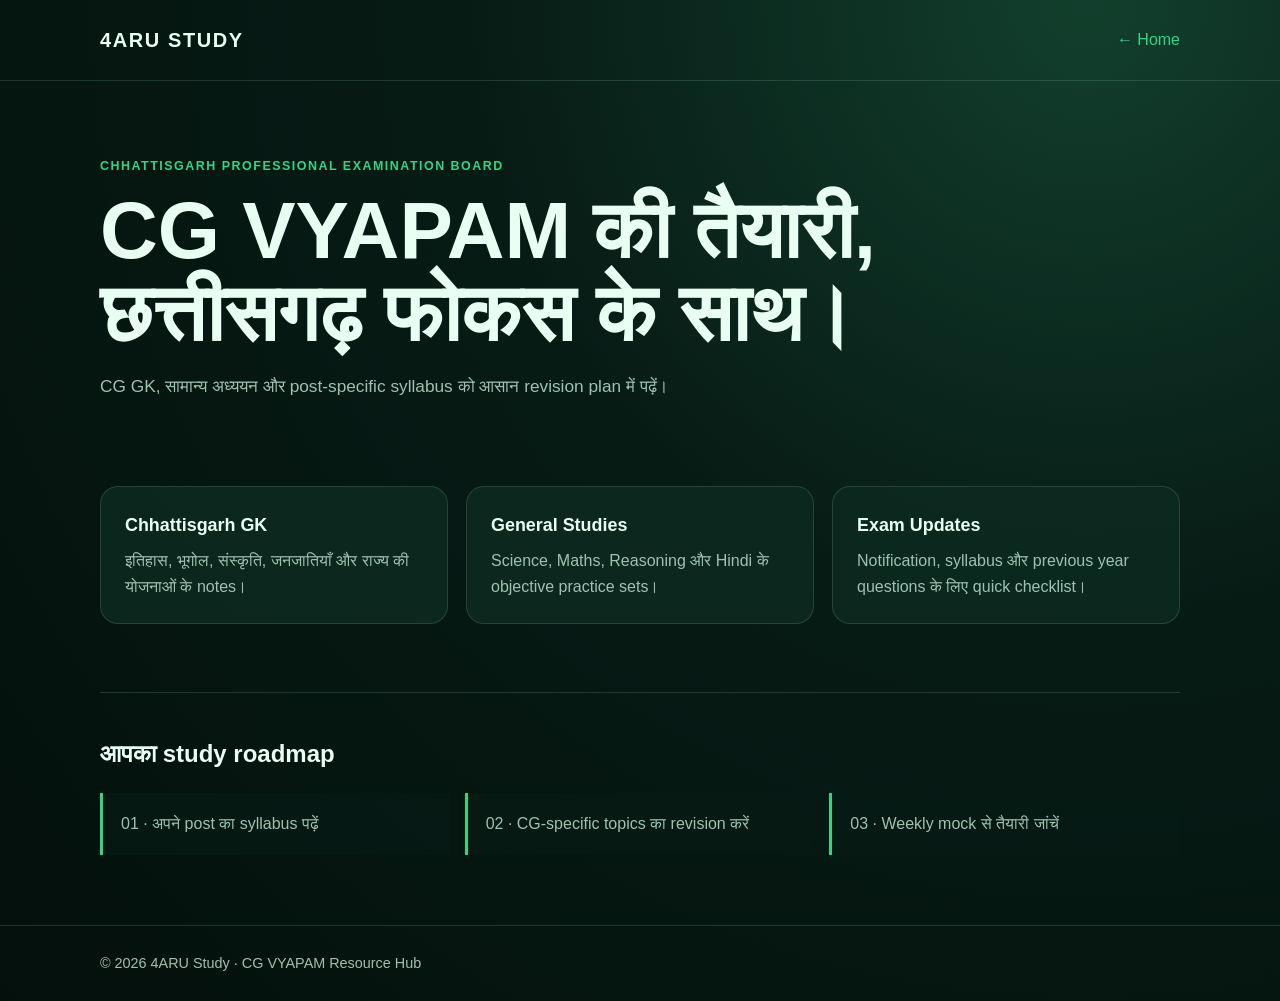
<file: cgvyapam.html>
<!doctype html><html lang="hi"><head><meta charset="utf-8"><meta name="viewport" content="width=device-width,initial-scale=1"><title>CG VYAPAM Preparation | 4ARU Study</title><link rel="stylesheet" href="css/exam-pages.css"></head><body><header class="top"><div class="wrap"><div class="brand">4ARU STUDY</div><a class="back" href="index.html">← Home</a></div></header><main><section class="hero wrap"><div class="eyebrow">Chhattisgarh Professional Examination Board</div><h1>CG VYAPAM की तैयारी, छत्तीसगढ़ फोकस के साथ।</h1><p>CG GK, सामान्य अध्ययन और post-specific syllabus को आसान revision plan में पढ़ें।</p></section><section class="grid wrap"><article class="card"><h2>Chhattisgarh GK</h2><p>इतिहास, भूगोल, संस्कृति, जनजातियाँ और राज्य की योजनाओं के notes।</p></article><article class="card"><h2>General Studies</h2><p>Science, Maths, Reasoning और Hindi के objective practice sets।</p></article><article class="card"><h2>Exam Updates</h2><p>Notification, syllabus और previous year questions के लिए quick checklist।</p></article></section><section class="roadmap wrap"><h2>आपका study roadmap</h2><div class="steps"><div class="step">01 · अपने post का syllabus पढ़ें</div><div class="step">02 · CG-specific topics का revision करें</div><div class="step">03 · Weekly mock से तैयारी जांचें</div></div></section></main><footer><div class="wrap">© 2026 4ARU Study · CG VYAPAM Resource Hub</div></footer></body></html>
</file>
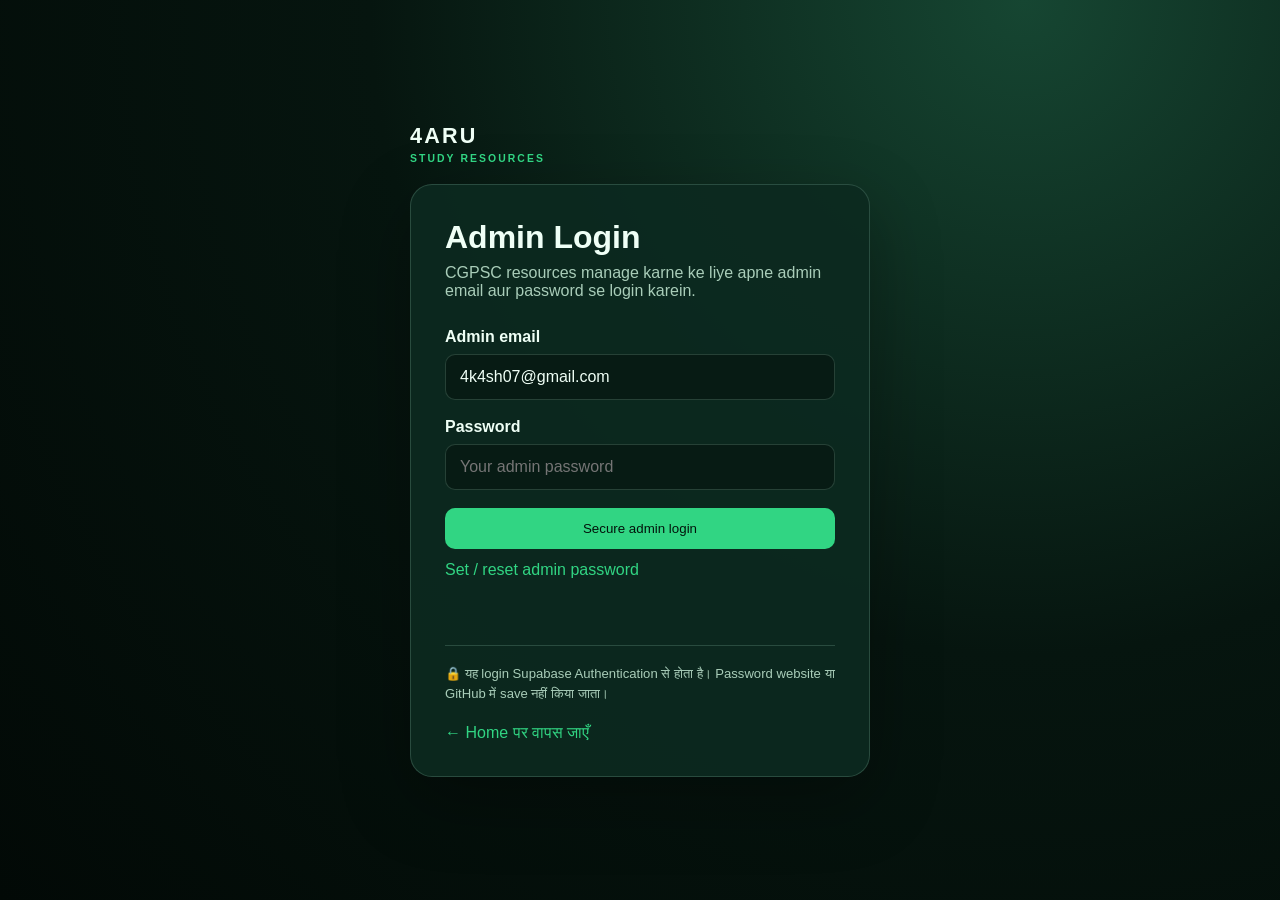
<file: login.html>
<!doctype html><html lang="hi"><head><meta charset="utf-8"><meta name="viewport" content="width=device-width,initial-scale=1"><title>Admin Login | 4ARU Study</title><link rel="stylesheet" href="css/login.css"></head><body><main class="auth-shell"><div class="brand">4ARU<span>STUDY RESOURCES</span></div><section class="card"><h1 id="login-title">Admin Login</h1><p id="login-intro" class="intro">CGPSC resources manage karne ke liye apne admin email aur password se login karein.</p><form id="admin-login-form"><div class="field"><label for="email">Admin email</label><input id="email" type="email" autocomplete="email" value="4k4sh07@gmail.com" required></div><div class="field"><label for="password">Password</label><input id="password" type="password" autocomplete="current-password" placeholder="Your admin password" required></div><button id="login-button" class="primary" type="submit">Secure admin login</button></form><form id="password-reset-form" class="hidden"><div class="field"><label for="new-password">New admin password</label><input id="new-password" type="password" autocomplete="new-password" minlength="8" placeholder="Minimum 8 characters" required></div><div class="field"><label for="confirm-password">Confirm password</label><input id="confirm-password" type="password" autocomplete="new-password" minlength="8" placeholder="Repeat password" required></div><button id="save-password-button" class="primary" type="submit">Save password and open dashboard</button></form><button id="forgot-password" class="resend" type="button">Set / reset admin password</button><p id="status" class="status" role="status" aria-live="polite"></p><div class="security">🔒 यह login Supabase Authentication से होता है। Password website या GitHub में save नहीं किया जाता।</div><a class="back" href="index.html">← Home पर वापस जाएँ</a></section></main><script src="js/supabase-config.js"></script><script src="js/login.js" defer></script></body></html>
</file>
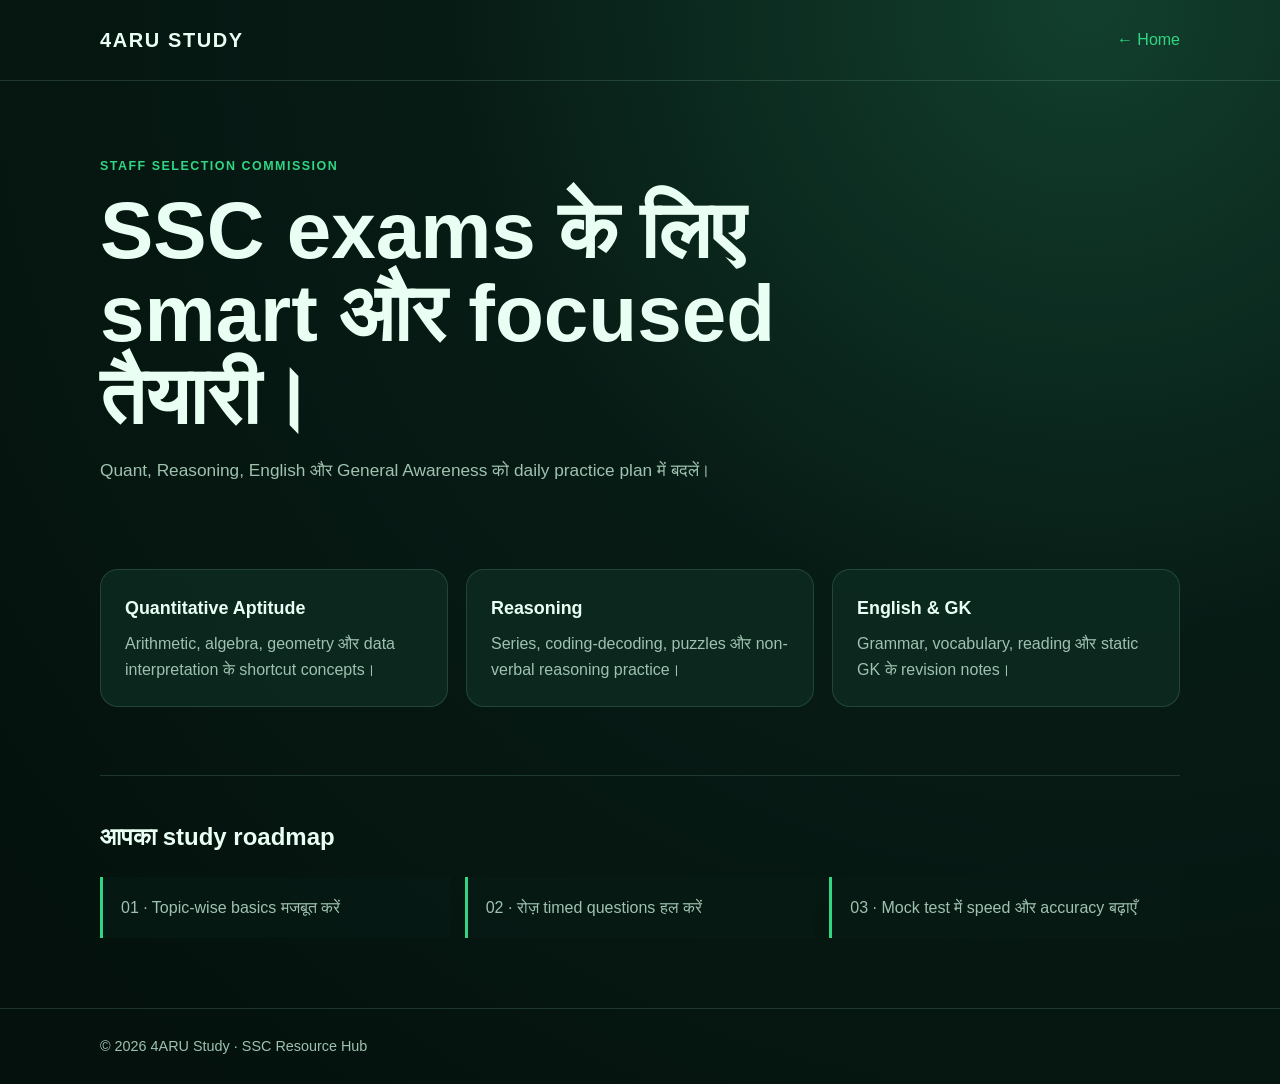
<file: ssc.html>
<!doctype html><html lang="hi"><head><meta charset="utf-8"><meta name="viewport" content="width=device-width,initial-scale=1"><title>SSC Preparation | 4ARU Study</title><link rel="stylesheet" href="css/exam-pages.css"></head><body><header class="top"><div class="wrap"><div class="brand">4ARU STUDY</div><a class="back" href="index.html">← Home</a></div></header><main><section class="hero wrap"><div class="eyebrow">Staff Selection Commission</div><h1>SSC exams के लिए smart और focused तैयारी।</h1><p>Quant, Reasoning, English और General Awareness को daily practice plan में बदलें।</p></section><section class="grid wrap"><article class="card"><h2>Quantitative Aptitude</h2><p>Arithmetic, algebra, geometry और data interpretation के shortcut concepts।</p></article><article class="card"><h2>Reasoning</h2><p>Series, coding-decoding, puzzles और non-verbal reasoning practice।</p></article><article class="card"><h2>English & GK</h2><p>Grammar, vocabulary, reading और static GK के revision notes।</p></article></section><section class="roadmap wrap"><h2>आपका study roadmap</h2><div class="steps"><div class="step">01 · Topic-wise basics मजबूत करें</div><div class="step">02 · रोज़ timed questions हल करें</div><div class="step">03 · Mock test में speed और accuracy बढ़ाएँ</div></div></section></main><footer><div class="wrap">© 2026 4ARU Study · SSC Resource Hub</div></footer></body></html>
</file>
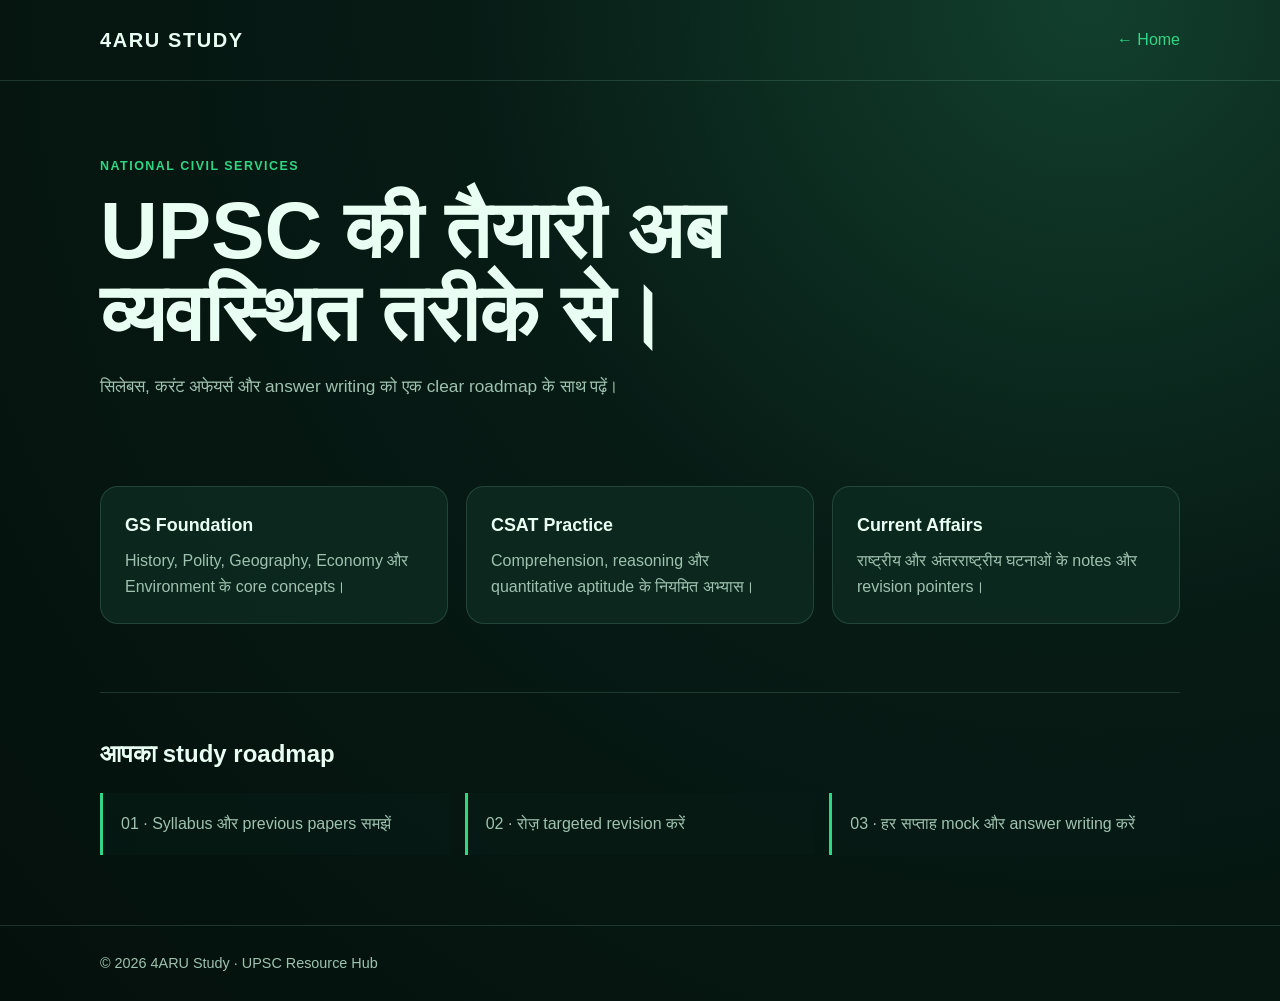
<file: upsc.html>
<!doctype html><html lang="hi"><head><meta charset="utf-8"><meta name="viewport" content="width=device-width,initial-scale=1"><title>UPSC Preparation | 4ARU Study</title><link rel="stylesheet" href="css/exam-pages.css"></head><body><header class="top"><div class="wrap"><div class="brand">4ARU STUDY</div><a class="back" href="index.html">← Home</a></div></header><main><section class="hero wrap"><div class="eyebrow">National Civil Services</div><h1>UPSC की तैयारी अब व्यवस्थित तरीके से।</h1><p>सिलेबस, करंट अफेयर्स और answer writing को एक clear roadmap के साथ पढ़ें।</p></section><section class="grid wrap"><article class="card"><h2>GS Foundation</h2><p>History, Polity, Geography, Economy और Environment के core concepts।</p></article><article class="card"><h2>CSAT Practice</h2><p>Comprehension, reasoning और quantitative aptitude के नियमित अभ्यास।</p></article><article class="card"><h2>Current Affairs</h2><p>राष्ट्रीय और अंतरराष्ट्रीय घटनाओं के notes और revision pointers।</p></article></section><section class="roadmap wrap"><h2>आपका study roadmap</h2><div class="steps"><div class="step">01 · Syllabus और previous papers समझें</div><div class="step">02 · रोज़ targeted revision करें</div><div class="step">03 · हर सप्ताह mock और answer writing करें</div></div></section></main><footer><div class="wrap">© 2026 4ARU Study · UPSC Resource Hub</div></footer></body></html>
</file>
<file: css/style.css>
/* ===== DROPDOWN MENU ===== */

.dropdown {
    position: relative;
}

.dropdown-content {
    display: none;
    position: absolute;
    top: 100%;
    left: 0;
    min-width: 200px;
    z-index: 9999;
}

.dropdown:hover .dropdown-content {
    display: block;
}

.dropdown-content a {
    display: block;
}
</file>
<file: css/resource-portal.css>
:root{--bg:#050b1c;--panel:#101a31;--panel-2:#16233d;--line:#2a3b59;--text:#f4f7ff;--muted:#91a5c9;--blue:#2863ff;--green:#19d17e;--red:#ff5a73;--amber:#f5b642}*{box-sizing:border-box}body{margin:0;background:var(--bg);color:var(--text);font-family:Inter,Segoe UI,Arial,sans-serif}.hidden{display:none!important}.dashboard{display:grid;grid-template-columns:250px 1fr;min-height:100vh}.side{position:sticky;top:0;height:100vh;padding:20px 10px;background:#101a31;border-right:1px solid var(--line);display:flex;flex-direction:column}.brand{font-size:17px;font-weight:800;padding:8px 12px 25px;letter-spacing:.02em}.brand i{color:#56e3a3;font-style:normal}.side-label{font-size:10px;letter-spacing:.09em;font-weight:800;color:#6e83aa;padding:14px 12px 7px}.nav-item{display:block;color:#dbe6ff;text-decoration:none;padding:11px 12px;border-radius:8px;font-size:14px;font-weight:650;cursor:pointer}.nav-item:hover,.nav-item.active{background:var(--blue);color:#fff}.side-footer{margin-top:auto;border-top:1px solid var(--line);padding:16px 12px 6px;color:var(--muted);font-size:12px}.side-footer strong{display:block;color:#fff;font-size:14px;margin-bottom:3px}.main{min-width:0}.topbar{height:66px;padding:0 28px;border-bottom:1px solid var(--line);background:#101a31;display:flex;align-items:center;justify-content:space-between}.topbar strong{font-size:16px}.admin-badge{font-size:12px;font-weight:800;letter-spacing:.06em;color:#96baff;background:#172d62;padding:7px 10px;border-radius:7px}.content{padding:34px 38px 60px;max-width:1600px;margin:auto}.title-row{display:flex;gap:24px;align-items:flex-start;justify-content:space-between}.eyebrow{color:#7ea5ff;font-size:13px;margin-bottom:8px}.title-row h1{margin:0;font-size:30px}.subtitle{color:var(--muted);margin:8px 0 0}.button{border:0;border-radius:8px;padding:11px 15px;background:#eef3ff;color:#101827;font:700 14px inherit;cursor:pointer;text-decoration:none;white-space:nowrap}.button.secondary{background:transparent;color:#dce7ff;border:1px solid #63779d}.stats{display:grid;grid-template-columns:repeat(4,minmax(150px,1fr));gap:16px;margin:28px 0 24px}.stat{background:var(--panel);border:1px solid var(--line);border-radius:11px;padding:20px}.stat.green{border-color:#157c55}.stat.blue{border-color:#2e5bc4}.stat.red{border-color:#8d3045}.stat small{display:block;color:#8fa4ca;margin-bottom:11px}.stat strong{font-size:29px}.tabs{display:flex;border:1px solid var(--line);border-radius:10px;background:#0c1429;padding:4px;margin:20px 0}.tab{background:none;border:0;color:#aabadd;padding:10px 16px;cursor:pointer;font:700 14px inherit;border-radius:7px}.tab.active{background:#1e3155;color:#fff}.filters{display:flex;gap:10px;align-items:center;margin:18px 0}.filters input{width:min(440px,100%);background:#0d162a;color:#fff;border:1px solid var(--line);border-radius:8px;padding:12px 14px;font:inherit}.filters input:focus{outline:2px solid #2c65ff;border-color:transparent}.table-wrap{overflow:auto;border:1px solid var(--line);border-radius:11px;background:var(--panel)}table{width:100%;border-collapse:collapse;min-width:720px}th{background:#1c2a45;color:#dce6fa;text-align:left;font-size:13px;padding:15px 16px}td{padding:15px 16px;border-top:1px solid var(--line);color:#dfe7f7;font-size:14px}.material-name{font-weight:750}.material-desc{display:block;color:var(--muted);font-size:12px;margin-top:4px;max-width:480px}.pill{display:inline-block;padding:5px 8px;border-radius:999px;font-size:11px;font-weight:800;background:#183a31;color:#54e4a5}.pill.pdf{background:#3b2530;color:#ff9aaf}.row-actions{display:flex;gap:8px}.icon-button{background:none;border:0;color:#c5d3ee;font-size:16px;cursor:pointer}.icon-button.delete{color:#ff6e81}.overview-grid{display:grid;grid-template-columns:1.2fr .8fr;gap:18px}.card{border:1px solid var(--line);border-radius:11px;background:var(--panel);padding:22px}.card h2{margin:0 0 8px;font-size:18px}.card p{color:var(--muted);line-height:1.6}.quick{display:grid;grid-template-columns:1fr 1fr;gap:12px}.quick button{color:#fff;text-align:left;background:#111d34;border:1px solid #4b5c7c;border-radius:9px;padding:17px;font:700 15px inherit;cursor:pointer}.quick small{display:block;color:#8fa4ca;font-weight:500;margin-top:6px}.modal{position:fixed;inset:0;background:rgba(0,4,15,.7);display:grid;place-items:center;padding:18px;z-index:5}.modal-box{width:min(680px,100%);border:1px solid #3b4e72;background:#111d34;border-radius:13px;padding:25px;box-shadow:0 24px 80px #000}.modal-head{display:flex;justify-content:space-between;align-items:center;margin-bottom:18px}.modal-head h2{margin:0}.close{background:none;border:0;color:#dce8ff;font-size:24px;cursor:pointer}.admin-form{display:grid;grid-template-columns:1fr 1fr;gap:16px}.admin-form .full{grid-column:1/-1}.admin-form label{display:block;font-size:13px;color:#c9d6ef;font-weight:700;margin-bottom:6px}.admin-form input,.admin-form textarea{width:100%;background:#091224;border:1px solid var(--line);border-radius:7px;padding:11px;color:#fff;font:inherit}.admin-form textarea{min-height:92px;resize:vertical}.form-actions{display:flex;align-items:center;justify-content:space-between;gap:12px}.admin-status{color:#56e3a3;font-size:13px}.access-card{width:min(600px,100%);margin:120px auto;background:var(--panel);border:1px solid var(--line);border-radius:12px;padding:30px}.access-card h1{margin-top:0}@media(max-width:900px){.dashboard{grid-template-columns:1fr}.side{display:none}.content{padding:25px 18px}.stats{grid-template-columns:1fr 1fr}.overview-grid{grid-template-columns:1fr}}@media(max-width:540px){.title-row{flex-direction:column}.stats{grid-template-columns:1fr}.quick,.admin-form{grid-template-columns:1fr}.admin-form .full{grid-column:auto}.topbar{padding:0 18px}}
</file>
<file: css/exam-pages.css>
:root{--ink:#eafff3;--muted:#9fc2b0;--green:#32d583;--deep:#071b15;--panel:#0d2b21;--line:rgba(160,226,193,.16)}
*{box-sizing:border-box}body{margin:0;background:radial-gradient(circle at 85% 0,#123f2d 0,#071b15 42%,#04100c 100%);color:var(--ink);font-family:Inter,Segoe UI,Arial,sans-serif;line-height:1.6}a{color:inherit}.wrap{width:min(1080px,92%);margin:auto}.top{padding:24px 0;border-bottom:1px solid var(--line)}.top .wrap{display:flex;justify-content:space-between;align-items:center;gap:20px}.brand{font-size:1.25rem;font-weight:800;letter-spacing:.08em}.back{color:var(--green);text-decoration:none}.hero{padding:76px 0 48px}.eyebrow{color:var(--green);font-weight:700;letter-spacing:.12em;text-transform:uppercase;font-size:.78rem}.hero h1{font-size:clamp(2.4rem,7vw,5rem);line-height:1.04;margin:12px 0 18px;max-width:780px}.hero p{color:var(--muted);font-size:1.08rem;max-width:680px}.grid{display:grid;grid-template-columns:repeat(3,1fr);gap:18px;padding:20px 0 68px}.card{background:rgba(13,43,33,.82);border:1px solid var(--line);border-radius:18px;padding:24px}.card h2{margin:0 0 8px;font-size:1.12rem}.card p{margin:0;color:var(--muted)}.roadmap{border-top:1px solid var(--line);padding:42px 0 70px}.roadmap h2{margin-top:0}.steps{display:grid;grid-template-columns:repeat(3,1fr);gap:14px}.step{padding:18px;border-left:3px solid var(--green);background:rgba(7,27,21,.65);color:var(--muted)}footer{border-top:1px solid var(--line);padding:26px 0;color:var(--muted);font-size:.9rem}@media(max-width:720px){.grid,.steps{grid-template-columns:1fr}.hero{padding-top:52px}.top .wrap{align-items:flex-start;flex-direction:column}}
</file>
<file: css/login.css>
:root{--bg:#06150f;--panel:#0c2a20;--text:#effff6;--muted:#a9cdb9;--green:#31d583;--line:rgba(179,238,208,.18);--danger:#ff9f9f}*{box-sizing:border-box}body{margin:0;min-height:100vh;background:radial-gradient(circle at 80% 0,#164632 0,#06150f 48%,#020906 100%);color:var(--text);font-family:Inter,Segoe UI,Arial,sans-serif;display:grid;place-items:center;padding:24px}.auth-shell{width:min(460px,100%)}.brand{font-size:1.35rem;font-weight:800;letter-spacing:.1em;margin-bottom:20px}.brand span{display:block;font-size:.65rem;letter-spacing:.2em;color:var(--green);margin-top:4px}.card{background:rgba(12,42,32,.92);border:1px solid var(--line);border-radius:22px;padding:34px;box-shadow:0 24px 70px rgba(0,0,0,.3)}h1{margin:0 0 8px;font-size:2rem}.intro{color:var(--muted);margin:0 0 28px}.field{margin-bottom:18px}label{display:block;font-weight:650;margin-bottom:8px}input{width:100%;border:1px solid var(--line);border-radius:10px;background:#071b14;color:var(--text);padding:13px 14px;font:inherit;outline:none}input:focus{border-color:var(--green);box-shadow:0 0 0 3px rgba(49,213,131,.12)}.primary{width:100%;border:0;border-radius:10px;background:var(--green);color:#03140c;font:700 1rem inherit;padding:13px;cursor:pointer}.primary:disabled{opacity:.55;cursor:wait}.back{display:inline-block;color:var(--green);text-decoration:none;margin-top:20px}.status{min-height:24px;color:var(--muted);margin:16px 0 0;font-size:.92rem}.status.error{color:var(--danger)}.hidden{display:none}.security{border-top:1px solid var(--line);margin-top:26px;padding-top:18px;color:var(--muted);font-size:.82rem;line-height:1.55}.resend{display:inline-block;margin-top:12px;background:none;border:0;color:var(--green);padding:0;font:inherit;cursor:pointer}.resend:disabled{color:var(--muted);cursor:default}@media(max-width:480px){.card{padding:26px 20px}}
</file>
